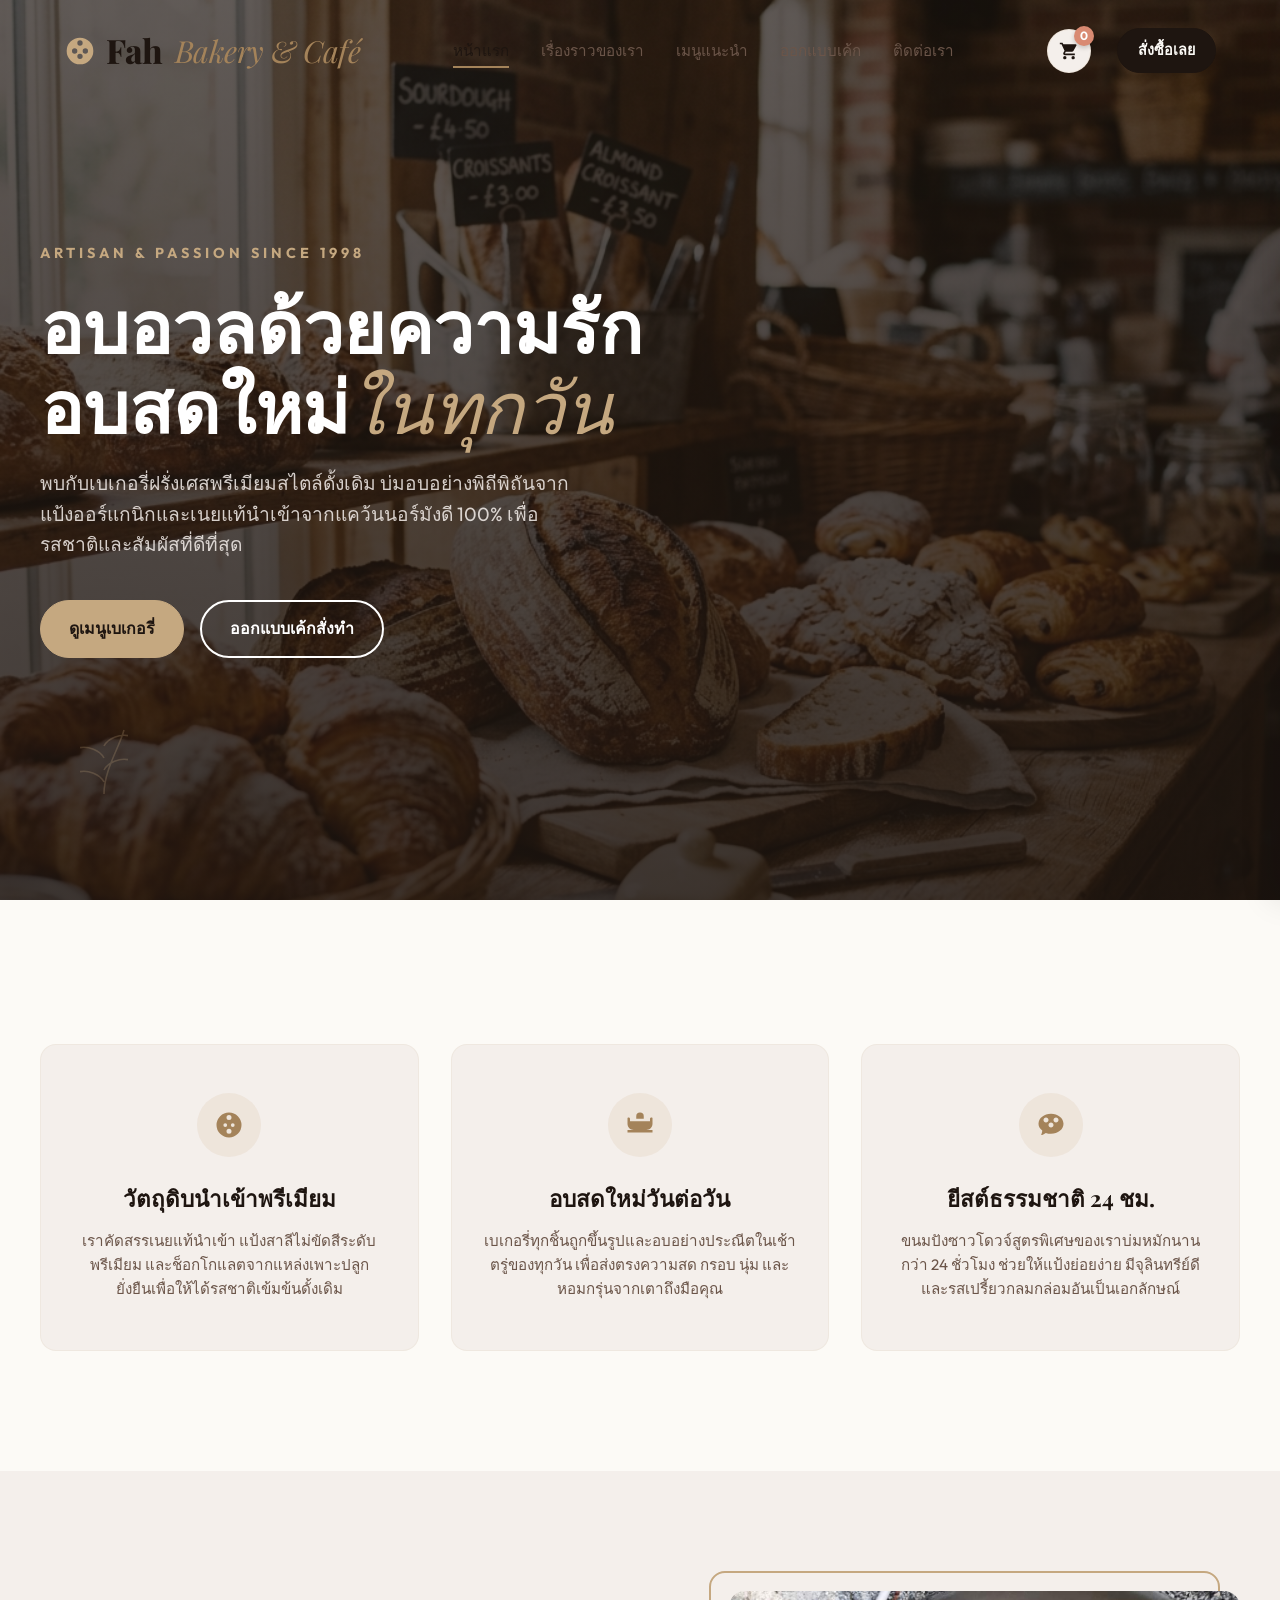
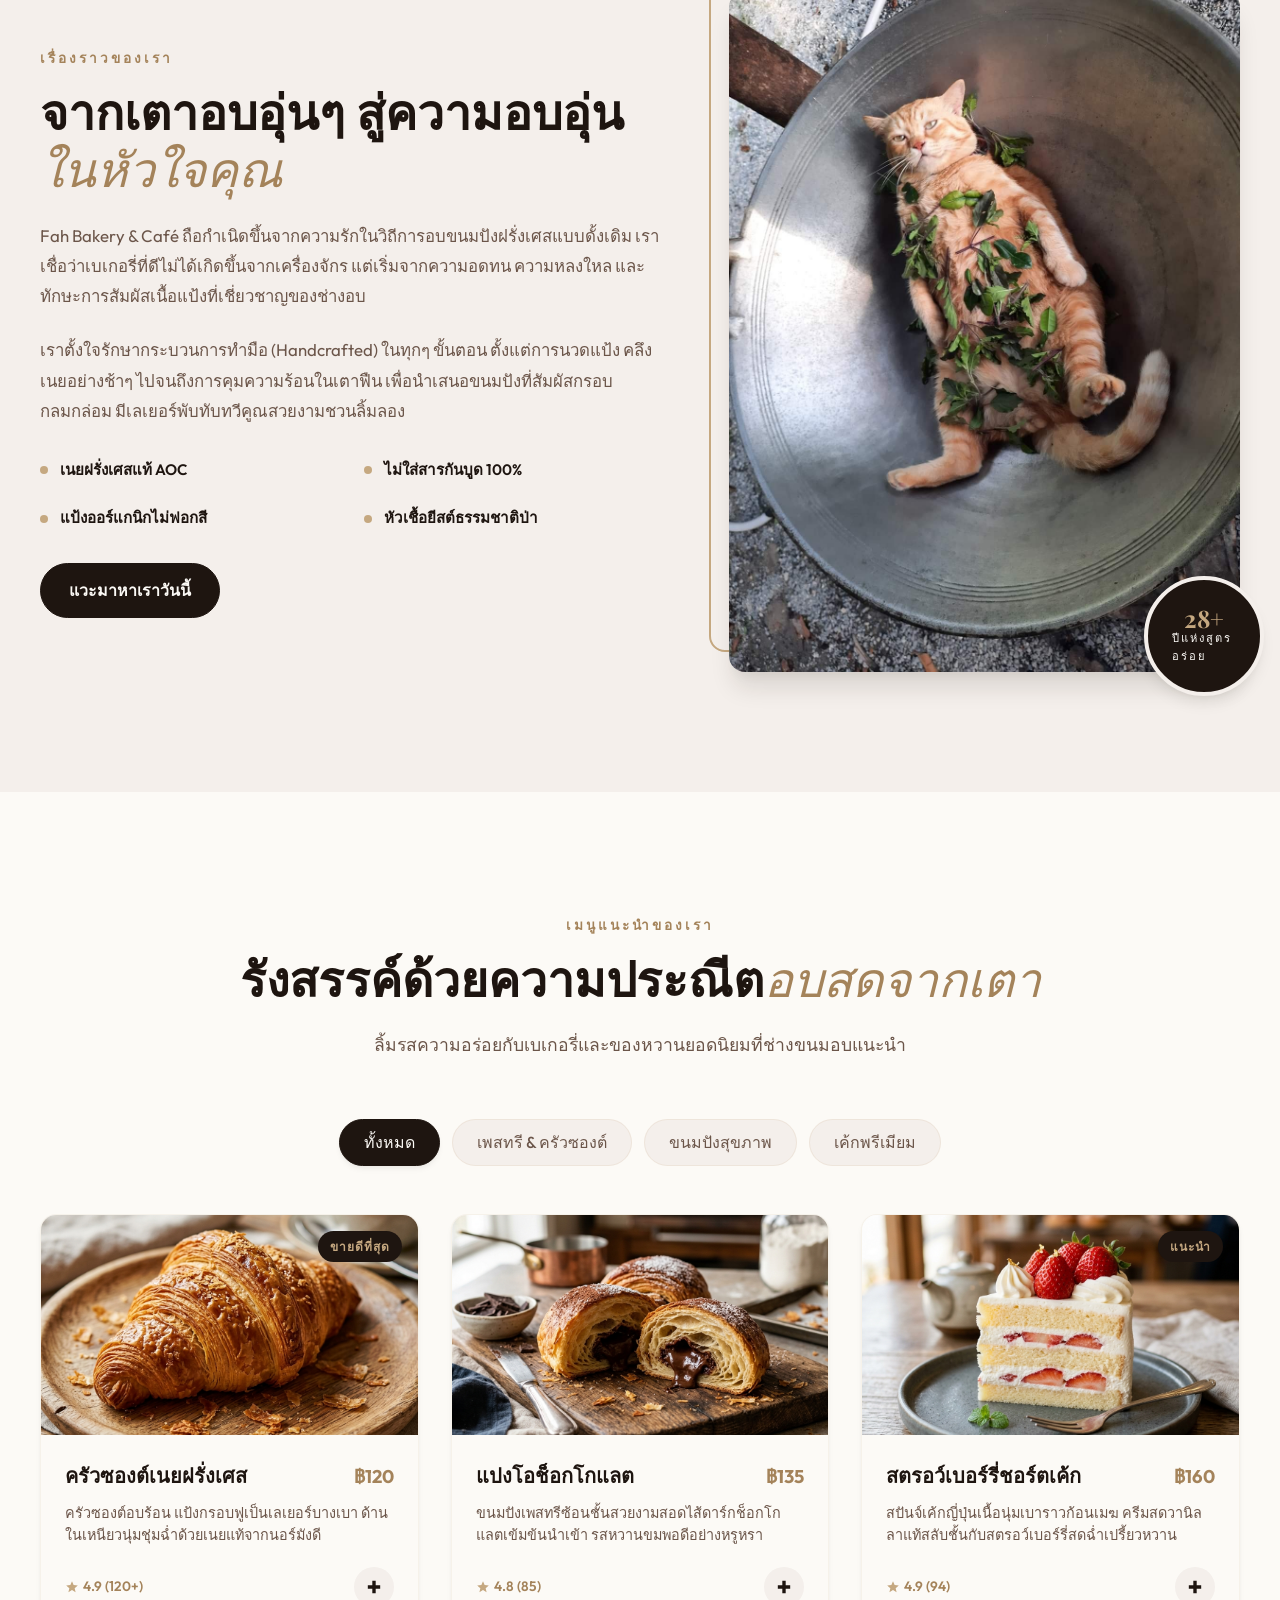
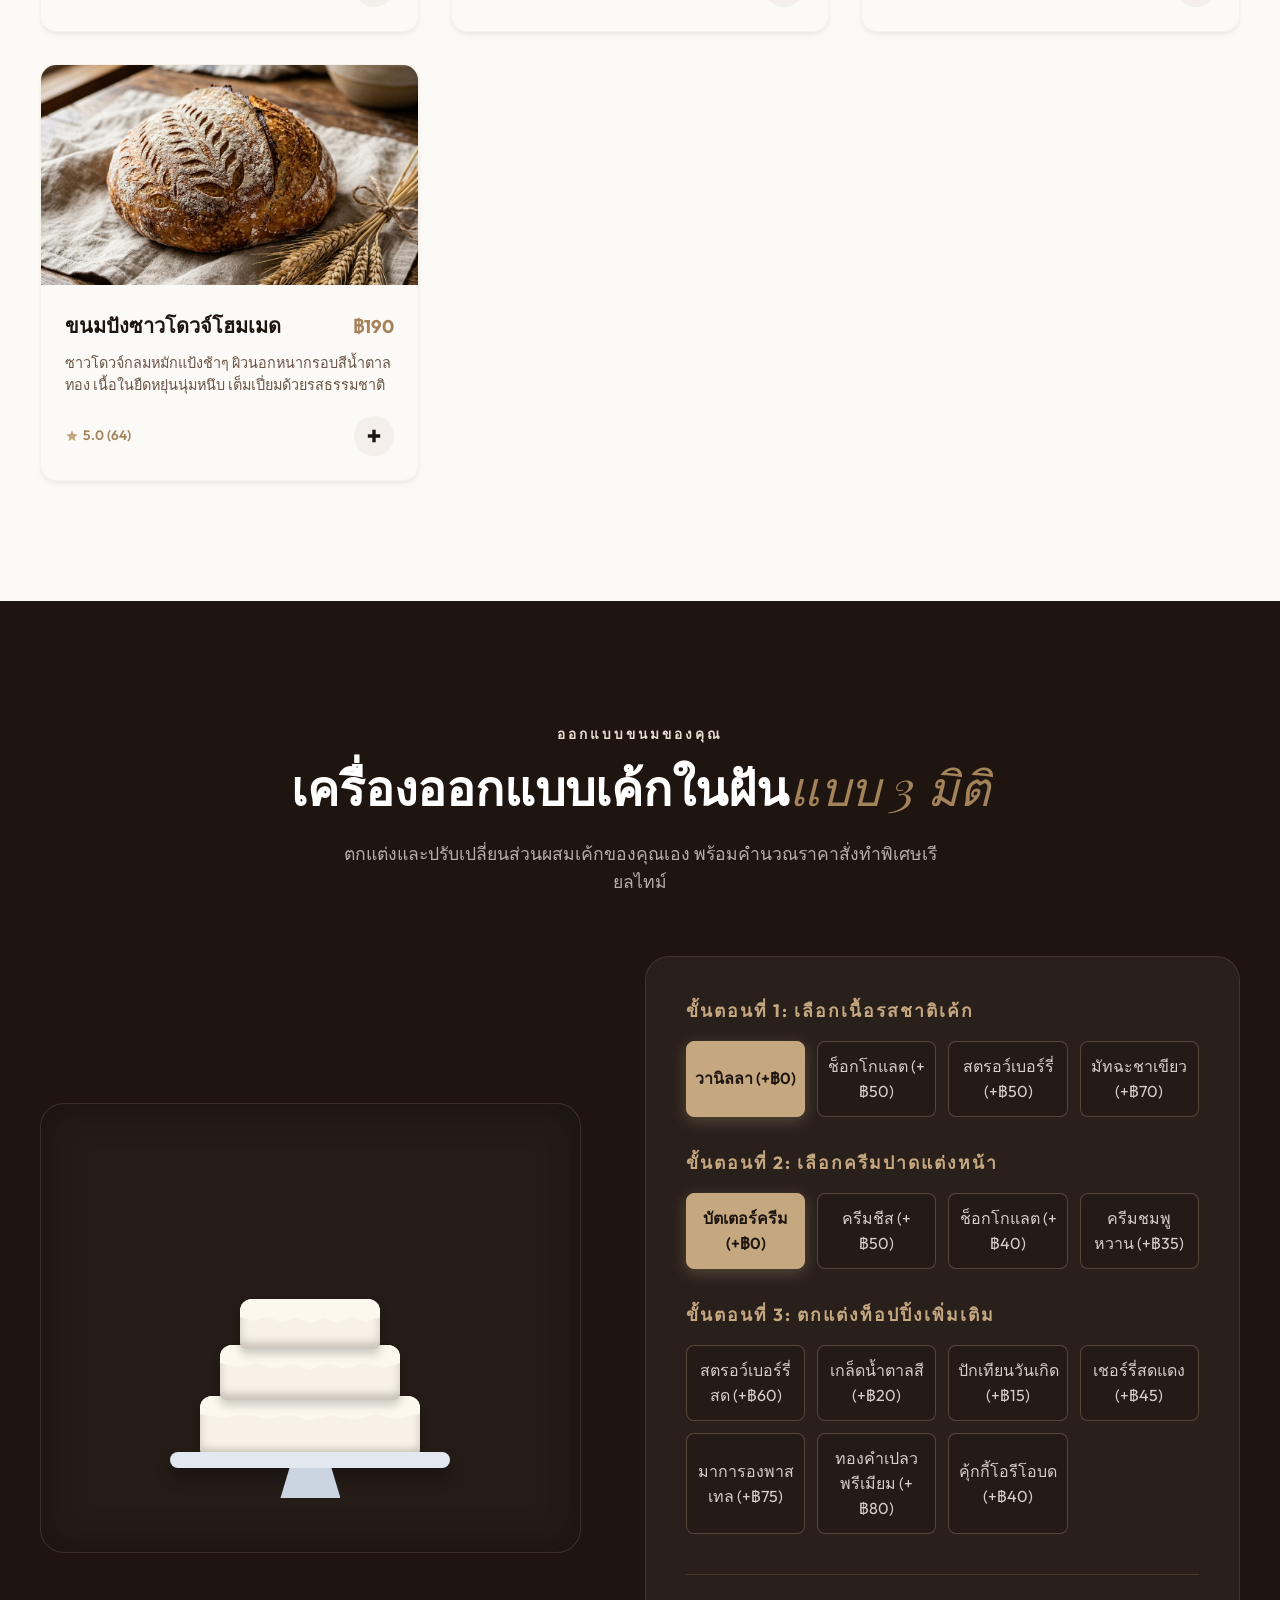
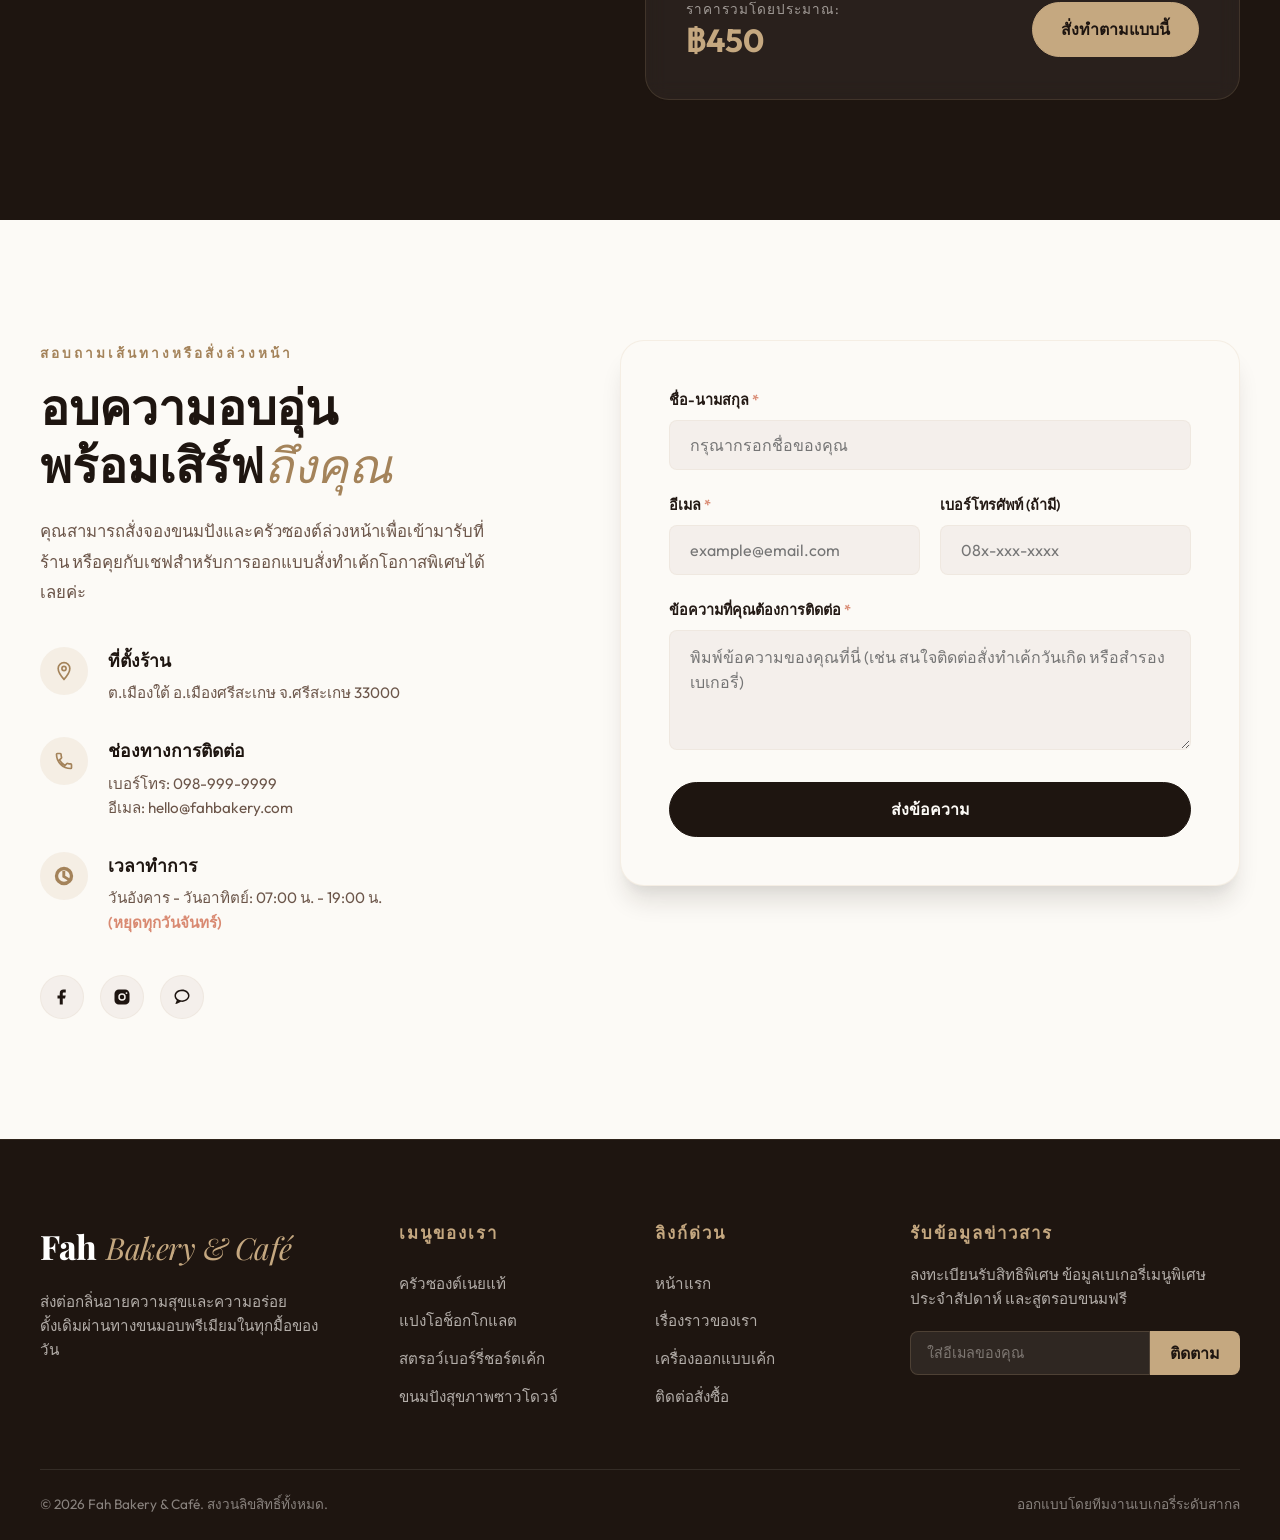
<file: index.html>
<!DOCTYPE html>
<html lang="th">

<head>
    <meta charset="UTF-8">
    <meta name="viewport" content="width=device-width, initial-scale=1.0">
    <title>Fah Bakery & Café | ร้านเบเกอรี่พรีเมียมสไตล์ฝรั่งเศส อบสดใหม่ทุกวัน</title>
    <meta name="description"
        content="สัมผัสรสชาติความอร่อยระดับพรีเมียมจากเบเกอรี่อบสดใหม่สไตล์ปารีเซียง ครัวซองต์เนยแท้ เค้กวันเกิดออกแบบเองได้ และขนมปังซาวโดวจ์ธรรมชาติที่ Fah Bakery & Café">
    <link rel="stylesheet" href="style.css">
</head>

<body>

    <!-- --- HEADER / NAV BAR --- -->
    <header>
        <div class="nav-container">
            <a href="#home" class="logo">
                <svg class="logo-icon" viewBox="0 0 24 24">
                    <path
                        d="M12,2A10,10 0 0,0 2,12A10,10 0 0,0 12,22A10,10 0 0,0 22,12A10,10 0 0,0 12,2M12,4A2,2 0 0,1 14,6A2,2 0 0,1 12,8A2,2 0 0,1 10,6A2,2 0 0,1 12,4M12,18A2,2 0 0,1 10,16A2,2 0 0,1 12,14A2,2 0 0,1 14,16A2,2 0 0,1 12,18M16,10A2,2 0 0,1 18,12A2,2 0 0,1 16,14A2,2 0 0,1 14,12A2,2 0 0,1 16,10M8,10A2,2 0 0,1 10,12A2,2 0 0,1 8,14A2,2 0 0,1 6,12A2,2 0 0,1 8,10Z" />
                </svg>
                Fah <span>Bakery & Café</span>
            </a>

            <ul class="nav-links" id="navLinks">
                <li><a href="#home" class="active">หน้าแรก</a></li>
                <li><a href="#story">เรื่องราวของเรา</a></li>
                <li><a href="#menu">เมนูแนะนํา</a></li>
                <li><a href="#customizer">ออกแบบเค้ก</a></li>
                <li><a href="#contact">ติดต่อเรา</a></li>
            </ul>

            <div class="nav-actions">
                <button class="cart-trigger" id="cartTrigger" aria-label="เปิดตะกร้าสินค้า" style="margin-right: 10px;">
                    <svg viewBox="0 0 24 24" style="width:20px; height:20px; fill:currentColor;">
                        <path
                            d="M17,18A2,2 0 0,1 19,20A2,2 0 0,1 17,22C15.89,22 15,21.1 15,20C15,18.89 15.89,18 17,18M1,2H4.27L5.21,4H20A1,1 0 0,1 21,5C21,5.17 20.95,5.34 20.88,5.5L17.3,11.97C16.96,12.58 16.3,13 15.55,13H8.1L7.2,14.63L7.17,14.75A0.25,0.25 0 0,0 7.42,15H19V17H7A2,2 0 0,1 5,15C5,14.65 5.09,14.32 5.24,14.04L6.6,11.59L3,4H1V2M7,18A2,2 0 0,1 9,20A2,2 0 0,1 7,22C5.89,22 5,21.1 5,20C5,18.89 5.89,18 7,18Z" />
                    </svg>
                    <span class="cart-badge" id="cartBadge">0</span>
                </button>
                <a href="#menu" class="btn btn-primary" style="padding: 10px 20px; font-size: 0.9rem;">สั่งซื้อเลย</a>
                <button class="menu-toggle" id="menuToggle" aria-label="Toggle Menu">
                    <span></span>
                    <span></span>
                    <span></span>
                </button>
            </div>
        </div>
    </header>

    <!-- --- HERO SECTION --- -->
    <section id="home" class="hero">
        <div class="hero-bg"></div>
        <div class="floating-element wheat-float-1">
            <svg viewBox="0 0 100 100" fill="none" stroke="rgba(197, 168, 128, 0.4)" stroke-width="2">
                <path
                    d="M50 90 C50 60 70 30 75 10 M50 75 C45 65 30 60 20 62 M50 60 C55 50 70 45 80 47 M50 45 C45 35 30 30 20 32 M50 30 C55 20 70 15 80 17" />
            </svg>
        </div>

        <div class="container">
            <div class="hero-content">
                <span class="hero-tagline">Artisan & Passion Since 1998</span>
                <h1 class="hero-title">อบอวลด้วยความรัก<br>อบสดใหม่<span>ในทุกวัน</span></h1>
                <p class="hero-desc">พบกับเบเกอรี่ฝรั่งเศสพรีเมียมสไตล์ดั้งเดิม
                    บ่มอบอย่างพิถีพิถันจากแป้งออร์แกนิกและเนยแท้นำเข้าจากแคว้นนอร์มังดี 100%
                    เพื่อรสชาติและสัมผัสที่ดีที่สุด</p>
                <div class="hero-ctas">
                    <a href="#menu" class="btn btn-accent">ดูเมนูเบเกอรี่</a>
                    <a href="#customizer" class="btn btn-secondary"
                        style="border-color: #FFF; color: #FFF;">ออกแบบเค้กสั่งทำ</a>
                </div>
            </div>
        </div>
    </section>

    <!-- --- VALUES / FEATURES SECTION --- -->
    <section class="section">
        <div class="container">
            <div class="values-grid reveal">
                <!-- Card 1 -->
                <div class="value-card">
                    <div class="value-icon-wrapper">
                        <svg class="value-icon" viewBox="0 0 24 24">
                            <path
                                d="M12,2A10,10 0 0,0 2,12A10,10 0 0,0 12,22A10,10 0 0,0 22,12A10,10 0 0,0 12,2M12,4A2,2 0 0,1 14,6A2,2 0 0,1 12,8A2,2 0 0,1 10,6A2,2 0 0,1 12,4M15,10.5A1.5,1.5 0 0,1 16.5,12A1.5,1.5 0 0,1 15,13.5A1.5,1.5 0 0,1 13.5,12A1.5,1.5 0 0,1 15,10.5M9,10.5A1.5,1.5 0 0,1 10.5,12A1.5,1.5 0 0,1 9,13.5A1.5,1.5 0 0,1 7.5,12A1.5,1.5 0 0,1 9,10.5M12,15A2,2 0 0,1 14,17A2,2 0 0,1 12,19A2,2 0 0,1 10,17A2,2 0 0,1 12,15Z" />
                        </svg>
                    </div>
                    <h3>วัตถุดิบนำเข้าพรีเมียม</h3>
                    <p>เราคัดสรรเนยแท้นำเข้า แป้งสาลีไม่ขัดสีระดับพรีเมียม
                        และช็อกโกแลตจากแหล่งเพาะปลูกยั่งยืนเพื่อให้ได้รสชาติเข้มข้นดั้งเดิม</p>
                </div>

                <!-- Card 2 -->
                <div class="value-card">
                    <div class="value-icon-wrapper">
                        <svg class="value-icon" viewBox="0 0 24 24">
                            <path
                                d="M2,16H22V18H2V16M21.5,6C21.78,6 22,6.22 22,6.5V11C22,13.76 19.76,16 17,16H7C4.24,16 2,13.76 2,11V6.5C2,6.22 2.22,6 2.5,6H3C3.5,6 4,6.5 4,7V9H20V7C20,6.5 20.5,6 21,6H21.5M12,2A3,3 0 0,1 15,5V7H9V5A3,3 0 0,1 12,2Z" />
                        </svg>
                    </div>
                    <h3>อบสดใหม่วันต่อวัน</h3>
                    <p>เบเกอรี่ทุกชิ้นถูกขึ้นรูปและอบอย่างประณีตในเช้าตรู่ของทุกวัน เพื่อส่งตรงความสด กรอบ นุ่ม
                        และหอมกรุ่นจากเตาถึงมือคุณ</p>
                </div>

                <!-- Card 3 -->
                <div class="value-card">
                    <div class="value-icon-wrapper">
                        <svg class="value-icon" viewBox="0 0 24 24">
                            <path
                                d="M12 3C6.5 3 2 6.5 2 11C2 13.1 3.1 15 5 16.3C5 17.5 4.3 19.4 4.1 20C4.9 20 6.7 19.1 7.8 18.3C9.1 18.7 10.5 19 12 19C17.5 19 22 15.5 22 11S17.5 3 12 3M12 14C10.9 14 10 13.1 10 12C10 10.9 10.9 10 12 10C13.1 10 14 10.9 14 12C14 13.1 13.1 14 12 14M16 10C14.9 10 14 9.1 14 8C14 6.9 14.9 6 16 6C17.1 6 18 6.9 18 8C18 9.1 17.1 10 16 10M8 10C6.9 10 6 9.1 6 8C6 6.9 6.9 6 8 6C9.1 6 10 6.9 10 8C10 9.1 9.1 10 8 10Z" />
                        </svg>
                    </div>
                    <h3>ยีสต์ธรรมชาติ 24 ชม.</h3>
                    <p>ขนมปังซาวโดวจ์สูตรพิเศษของเราบ่มหมักนานกว่า 24 ชั่วโมง ช่วยให้แป้งย่อยง่าย
                        มีจุลินทรีย์ดีและรสเปรี้ยวกลมกล่อมอันเป็นเอกลักษณ์</p>
                </div>
            </div>
        </div>
    </section>

    <!-- --- STORY / ABOUT SECTION --- -->
    <section id="story" class="section story">
        <div class="container">
            <div class="story-grid">
                <div class="story-content reveal">
                    <span class="section-tag">เรื่องราวของเรา</span>
                    <h2 class="section-title">จากเตาอบอุ่นๆ สู่ความอบอุ่น<span>ในหัวใจคุณ</span></h2>
                    <p class="story-text">Fah Bakery & Café ถือกำเนิดขึ้นจากความรักในวิถีการอบขนมปังฝรั่งเศสแบบดั้งเดิม
                        เราเชื่อว่าเบเกอรี่ที่ดีไม่ได้เกิดขึ้นจากเครื่องจักร แต่เริ่มจากความอดทน ความหลงใหล
                        และทักษะการสัมผัสเนื้อแป้งที่เชี่ยวชาญของช่างอบ</p>
                    <p class="story-text">เราตั้งใจรักษากระบวนการทำมือ (Handcrafted) ในทุกๆ ขั้นตอน ตั้งแต่การนวดแป้ง
                        คลึงเนยอย่างช้าๆ ไปจนถึงการคุมความร้อนในเตาฟืน เพื่อนำเสนอขนมปังที่สัมผัสกรอบกลมกล่อม
                        มีเลเยอร์พับทับทวีคูณสวยงามชวนลิ้มลอง</p>

                    <div class="story-highlights">
                        <div class="story-highlight-item">
                            <span></span>
                            <p>เนยฝรั่งเศสแท้ AOC</p>
                        </div>
                        <div class="story-highlight-item">
                            <span></span>
                            <p>ไม่ใส่สารกันบูด 100%</p>
                        </div>
                        <div class="story-highlight-item">
                            <span></span>
                            <p>แป้งออร์แกนิกไม่ฟอกสี</p>
                        </div>
                        <div class="story-highlight-item">
                            <span></span>
                            <p>หัวเชื้อยีสต์ธรรมชาติป่า</p>
                        </div>
                    </div>

                    <a href="#contact" class="btn btn-primary">แวะมาหาเราวันนี้</a>
                </div>

                <div class="story-image-wrapper reveal" style="transition-delay: 0.2s;">
                    <div class="story-image-bg"></div>
                    <img src="assets/lamut.jpg" alt="น้องละมุดแมวส้มพรีเมียม" class="story-image-main">
                    <div class="story-badge">
                        <span>28+</span>
                        <span>ปีแห่งสูตรอร่อย</span>
                    </div>
                </div>
            </div>
        </div>
    </section>

    <!-- --- MENU SECTION --- -->
    <section id="menu" class="section">
        <div class="container">
            <div class="text-center">
                <span class="section-tag">เมนูแนะนำของเรา</span>
                <h2 class="section-title">รังสรรค์ด้วยความประณีต<span>อบสดจากเตา</span></h2>
                <p class="section-subtitle">ลิ้มรสความอร่อยกับเบเกอรี่และของหวานยอดนิยมที่ช่างขนมอบแนะนํา</p>
            </div>

            <!-- Menu Filters -->
            <div class="menu-filters">
                <button class="filter-btn active" data-filter="all">ทั้งหมด</button>
                <button class="filter-btn" data-filter="pastry">เพสทรี & ครัวซองต์</button>
                <button class="filter-btn" data-filter="bread">ขนมปังสุขภาพ</button>
                <button class="filter-btn" data-filter="cake">เค้กพรีเมียม</button>
            </div>

            <!-- Menu Grid -->
            <div class="menu-grid reveal">
                <!-- Item 1 -->
                <div class="menu-card" data-category="pastry">
                    <div class="menu-card-img-wrapper">
                        <img src="assets/croissant.png" alt="ครัวซองต์เนยสดฝรั่งเศส">
                        <span class="menu-card-badge">ขายดีที่สุด</span>
                    </div>
                    <div class="menu-card-content">
                        <div class="menu-card-title-price">
                            <h3>ครัวซองต์เนยฝรั่งเศส</h3>
                            <span class="menu-card-price">฿120</span>
                        </div>
                        <p class="menu-card-desc">ครัวซองต์อบร้อน แป้งกรอบฟูเป็นเลเยอร์บางเบา
                            ด้านในเหนียวนุ่มชุ่มฉ่ำด้วยเนยแท้จากนอร์มังดี</p>
                        <div class="menu-card-action">
                            <div class="menu-rating">
                                <svg viewBox="0 0 24 24">
                                    <path
                                        d="M12,17.27L18.18,21L16.54,13.97L22,9.24L14.81,8.62L12,2L9.19,8.62L2,9.24L7.45,13.97L5.82,21L12,17.27Z" />
                                </svg>
                                <span>4.9 (120+)</span>
                            </div>
                            <div class="btn-add-cart" aria-label="เพิ่มครัวซองต์ลงในตะกร้า">
                                <svg viewBox="0 0 24 24">
                                    <path d="M19,13H13V19H11V13H5V11H11V5H13V11H19V13Z" />
                                </svg>
                            </div>
                        </div>
                    </div>
                </div>

                <!-- Item 2 -->
                <div class="menu-card" data-category="pastry">
                    <div class="menu-card-img-wrapper">
                        <img src="assets/chocolate.png" alt="ช็อกโกแลตแปงโอช็อกโกแลต">
                    </div>
                    <div class="menu-card-content">
                        <div class="menu-card-title-price">
                            <h3>แปงโอช็อกโกแลต</h3>
                            <span class="menu-card-price">฿135</span>
                        </div>
                        <p class="menu-card-desc">ขนมปังเพสทรีซ้อนชั้นสวยงามสอดไส้ดาร์กช็อกโกแลตเข้มข้นนำเข้า
                            รสหวานขมพอดีอย่างหรูหรา</p>
                        <div class="menu-card-action">
                            <div class="menu-rating">
                                <svg viewBox="0 0 24 24">
                                    <path
                                        d="M12,17.27L18.18,21L16.54,13.97L22,9.24L14.81,8.62L12,2L9.19,8.62L2,9.24L7.45,13.97L5.82,21L12,17.27Z" />
                                </svg>
                                <span>4.8 (85)</span>
                            </div>
                            <div class="btn-add-cart" aria-label="เพิ่มแปงโอช็อกโกแลตลงในตะกร้า">
                                <svg viewBox="0 0 24 24">
                                    <path d="M19,13H13V19H11V13H5V11H11V5H13V11H19V13Z" />
                                </svg>
                            </div>
                        </div>
                    </div>
                </div>

                <!-- Item 3 -->
                <div class="menu-card" data-category="cake">
                    <div class="menu-card-img-wrapper">
                        <img src="assets/strawberry.png" alt="สตรอว์เบอร์รี่ชอร์ตเค้ก">
                        <span class="menu-card-badge">แนะนำ</span>
                    </div>
                    <div class="menu-card-content">
                        <div class="menu-card-title-price">
                            <h3>สตรอว์เบอร์รี่ชอร์ตเค้ก</h3>
                            <span class="menu-card-price">฿160</span>
                        </div>
                        <p class="menu-card-desc">สปันจ์เค้กญี่ปุ่นเนื้อนุ่มเบาราวก้อนเมฆ
                            ครีมสดวานิลลาแท้สลับชั้นกับสตรอว์เบอร์รี่สดฉ่ำเปรี้ยวหวาน</p>
                        <div class="menu-card-action">
                            <div class="menu-rating">
                                <svg viewBox="0 0 24 24">
                                    <path
                                        d="M12,17.27L18.18,21L16.54,13.97L22,9.24L14.81,8.62L12,2L9.19,8.62L2,9.24L7.45,13.97L5.82,21L12,17.27Z" />
                                </svg>
                                <span>4.9 (94)</span>
                            </div>
                            <div class="btn-add-cart" aria-label="เพิ่มสตรอว์เบอร์รี่ชอร์ตเค้กลงในตะกร้า">
                                <svg viewBox="0 0 24 24">
                                    <path d="M19,13H13V19H11V13H5V11H11V5H13V11H19V13Z" />
                                </svg>
                            </div>
                        </div>
                    </div>
                </div>

                <!-- Item 4 -->
                <div class="menu-card" data-category="bread">
                    <div class="menu-card-img-wrapper">
                        <img src="assets/sourdough.png" alt="ขนมปังซาวโดวจ์ยีสต์ธรรมชาติ">
                    </div>
                    <div class="menu-card-content">
                        <div class="menu-card-title-price">
                            <h3>ขนมปังซาวโดวจ์โฮมเมด</h3>
                            <span class="menu-card-price">฿190</span>
                        </div>
                        <p class="menu-card-desc">ซาวโดวจ์กลมหมักแป้งช้าๆ ผิวนอกหนากรอบสีน้ำตาลทอง
                            เนื้อในยืดหยุ่นนุ่มหนึบ เต็มเปี่ยมด้วยรสธรรมชาติ</p>
                        <div class="menu-card-action">
                            <div class="menu-rating">
                                <svg viewBox="0 0 24 24">
                                    <path
                                        d="M12,17.27L18.18,21L16.54,13.97L22,9.24L14.81,8.62L12,2L9.19,8.62L2,9.24L7.45,13.97L5.82,21L12,17.27Z" />
                                </svg>
                                <span>5.0 (64)</span>
                            </div>
                            <div class="btn-add-cart" aria-label="เพิ่มซาวโดวจ์ลงในตะกร้า">
                                <svg viewBox="0 0 24 24">
                                    <path d="M19,13H13V19H11V13H5V11H11V5H13V11H19V13Z" />
                                </svg>
                            </div>
                        </div>
                    </div>
                </div>
            </div>
        </div>
    </section>

    <!-- --- DREAM CAKE CUSTOMIZER SECTION --- -->
    <section id="customizer" class="section customizer">
        <div class="container">
            <div class="text-center">
                <span class="section-tag" style="color: var(--accent-light);">ออกแบบขนมของคุณ</span>
                <h2 class="section-title">เครื่องออกแบบเค้กในฝัน<span>แบบ 3 มิติ</span></h2>
                <p class="section-subtitle">ตกแต่งและปรับเปลี่ยนส่วนผสมเค้กของคุณเอง พร้อมคำนวณราคาสั่งทำพิเศษเรียลไทม์
                </p>
            </div>

            <div class="customizer-grid reveal">
                <!-- Visual Cake Container -->
                <div class="cake-visualizer-container">
                    <div class="cake-visualizer">

                        <!-- Cake layers from top to bottom -->
                        <div class="cake-layer cake-layer-top flavor-vanilla">
                            <div class="cake-cream cream-butter"></div>

                            <!-- Toppings layer (Candles, Strawberries, Sprinkles) -->
                            <div class="cake-toppings">
                                <div class="topping-strawberry"></div>

                                <div class="topping-sprinkle sprinkle-1"></div>
                                <div class="topping-sprinkle sprinkle-2"></div>
                                <div class="topping-sprinkle sprinkle-3"></div>
                                <div class="topping-sprinkle sprinkle-4"></div>

                                <div class="candle">
                                    <div class="candle-flame"></div>
                                </div>

                                <!-- New Toppings -->
                                <div class="topping-cherry"></div>

                                <div class="topping-macaron macaron-1"></div>
                                <div class="topping-macaron macaron-2"></div>

                                <div class="topping-gold gold-1"></div>
                                <div class="topping-gold gold-2"></div>
                                <div class="topping-gold gold-3"></div>

                                <div class="topping-oreo oreo-1"></div>
                                <div class="topping-oreo oreo-2"></div>
                            </div>
                        </div>
                        <div class="cake-layer cake-layer-middle flavor-vanilla">
                            <div class="cake-cream cream-butter"></div>
                        </div>
                        <div class="cake-layer flavor-vanilla">
                            <div class="cake-cream cream-butter"></div>
                        </div>

                        <!-- Cake base stand -->
                        <div class="cake-stand"></div>
                    </div>
                </div>

                <!-- Customizer Options Controls -->
                <div class="customizer-options">

                    <!-- Step 1: Base flavor -->
                    <div class="custom-step">
                        <h3>ขั้นตอนที่ 1: เลือกเนื้อรสชาติเค้ก</h3>
                        <div class="option-group">
                            <button class="option-btn active" data-step="flavor" data-value="vanilla">วานิลลา
                                (+฿0)</button>
                            <button class="option-btn" data-step="flavor" data-value="chocolate">ช็อกโกแลต
                                (+฿50)</button>
                            <button class="option-btn" data-step="flavor" data-value="strawberry">สตรอว์เบอร์รี่
                                (+฿50)</button>
                            <button class="option-btn" data-step="flavor" data-value="matcha">มัทฉะชาเขียว
                                (+฿70)</button>
                        </div>
                    </div>

                    <!-- Step 2: Icing Cream -->
                    <div class="custom-step">
                        <h3>ขั้นตอนที่ 2: เลือกครีมปาดแต่งหน้า</h3>
                        <div class="option-group">
                            <button class="option-btn active" data-step="cream" data-value="butter">บัตเตอร์ครีม
                                (+฿0)</button>
                            <button class="option-btn" data-step="cream" data-value="cheese">ครีมชีส (+฿50)</button>
                            <button class="option-btn" data-step="cream" data-value="chocolate">ช็อกโกแลต
                                (+฿40)</button>
                            <button class="option-btn" data-step="cream" data-value="strawberry">ครีมชมพูหวาน
                                (+฿35)</button>
                        </div>
                    </div>

                    <!-- Step 3: Toppings toggle -->
                    <div class="custom-step">
                        <h3>ขั้นตอนที่ 3: ตกแต่งท็อปปิ้งเพิ่มเติม</h3>
                        <div class="option-group">
                            <button class="option-btn" data-step="topping" data-value="strawberry">สตรอว์เบอร์รี่สด
                                (+฿60)</button>
                            <button class="option-btn" data-step="topping" data-value="sprinkle">เกล็ดนํ้าตาลสี
                                (+฿20)</button>
                            <button class="option-btn" data-step="topping" data-value="candle">ปักเทียนวันเกิด
                                (+฿15)</button>
                            <button class="option-btn" data-step="topping" data-value="cherry">เชอร์รี่สดแดง
                                (+฿45)</button>
                            <button class="option-btn" data-step="topping" data-value="macaron">มาการองพาสเทล
                                (+฿75)</button>
                            <button class="option-btn" data-step="topping" data-value="gold">ทองคำเปลวพรีเมียม
                                (+฿80)</button>
                            <button class="option-btn" data-step="topping" data-value="oreo">คุ้กกี้โอรีโอบด
                                (+฿40)</button>
                        </div>
                    </div>

                    <!-- Price Summary and CTA -->
                    <div class="custom-summary">
                        <div class="custom-price-info">
                            <span>ราคารวมโดยประมาณ:</span>
                            <div class="custom-total-price" id="customTotalPrice">฿450</div>
                        </div>
                        <button class="btn btn-accent" id="orderCustomCake">สั่งทำตามแบบนี้</button>
                    </div>

                </div>
            </div>
        </div>
    </section>


    <!-- --- CONTACT SECTION --- -->
    <section id="contact" class="section">
        <div class="container">
            <div class="contact-grid">
                <!-- Info Column -->
                <div class="contact-info reveal">
                    <div>
                        <span class="section-tag">สอบถามเส้นทางหรือสั่งล่วงหน้า</span>
                        <h2 class="section-title">อบความอบอุ่น<br>พร้อมเสิร์ฟ<span>ถึงคุณ</span></h2>
                        <p class="story-text" style="max-width: 450px; margin-bottom: 40px;">
                            คุณสามารถสั่งจองขนมปังและครัวซองต์ล่วงหน้าเพื่อเข้ามารับที่ร้าน
                            หรือคุยกับเชฟสำหรับการออกแบบสั่งทำเค้กโอกาสพิเศษได้เลยค่ะ</p>
                    </div>

                    <div class="contact-details">
                        <!-- Address -->
                        <div class="contact-detail-item">
                            <div class="contact-icon-box">
                                <svg viewBox="0 0 24 24">
                                    <path
                                        d="M12,11.5A2.5,2.5 0 0,1 9.5,9A2.5,2.5 0 0,1 12,6.5A2.5,2.5 0 0,1 14.5,9A2.5,2.5 0 0,1 12,11.5M12,2A7,7 0 0,0 5,9C5,14.25 12,22 12,22C12,22 19,14.25 19,9A7,7 0 0,0 12,2Z" />
                                </svg>
                            </div>
                            <div class="contact-detail-text">
                                <h3>ที่ตั้งร้าน</h3>
                                <p>ต.เมืองใต้ อ.เมืองศรีสะเกษ จ.ศรีสะเกษ 33000</p>
                            </div>
                        </div>

                        <!-- Tel & Email -->
                        <div class="contact-detail-item">
                            <div class="contact-icon-box">
                                <svg viewBox="0 0 24 24">
                                    <path
                                        d="M6.62,10.79C8.06,13.62 10.38,15.94 13.21,17.38L15.41,15.18C15.69,14.9 16.08,14.82 16.43,14.93C17.55,15.3 18.75,15.5 20,15.5A1,1 0 0,1 21,16.5V20A1,1 0 0,1 20,21A17,17 0 0,1 3,4A1,1 0 0,1 4,3H7.5A1,1 0 0,1 8.5,4C8.5,5.25 8.7,6.45 9.07,7.57C9.18,7.92 9.1,8.31 8.82,8.59L6.62,10.79Z" />
                                </svg>
                            </div>
                            <div class="contact-detail-text">
                                <h3>ช่องทางการติดต่อ</h3>
                                <p>เบอร์โทร: 098-999-9999<br>อีเมล: hello@fahbakery.com</p>
                            </div>
                        </div>

                        <!-- Opening Hours -->
                        <div class="contact-detail-item">
                            <div class="contact-icon-box">
                                <svg viewBox="0 0 24 24">
                                    <path
                                        d="M12,20A8,8 0 0,0 20,12A8,8 0 0,0 12,4A8,8 0 0,0 4,12A8,8 0 0,0 12,20M12,2A10,10 0 0,1 22,12A10,10 0 0,1 12,22A10,10 0 0,1 2,12A10,10 0 0,1 12,2M12.5,7V12.25L17,14.92L16.25,16.15L11,13V7H12.5Z" />
                                </svg>
                            </div>
                            <div class="contact-detail-text">
                                <h3>เวลาทำการ</h3>
                                <p>วันอังคาร - วันอาทิตย์: 07:00 น. - 19:00 น.<br><span
                                        style="color: var(--highlight); font-weight: 600;">(หยุดทุกวันจันทร์)</span></p>
                            </div>
                        </div>
                    </div>

                    <!-- Socials -->
                    <div class="social-links">
                        <a href="#" class="social-btn" aria-label="Facebook Page Link">
                            <svg viewBox="0 0 24 24">
                                <path
                                    d="M17,2H14A5,5 0 0,0 9,7V10H6V14H9V22H13V14H16L17,10H13V7A1,1 0 0,1 14,6H17V2Z" />
                            </svg>
                        </a>
                        <a href="#" class="social-btn" aria-label="Instagram Page Link">
                            <svg viewBox="0 0 24 24">
                                <path
                                    d="M7.8,2H16.2C19.4,2 22,4.6 22,7.8V16.2A5.8,5.8 0 0,1 16.2,22H7.8C4.6,22 2,19.4 2,16.2V7.8A5.8,5.8 0 0,1 7.8,2M12,7A5,5 0 0,0 7,12A5,5 0 0,0 12,17A5,5 0 0,0 17,12A5,5 0 0,0 12,7M12,9A3,3 0 0,1 15,12A3,3 0 0,1 12,15A3,3 0 0,1 9,12A3,3 0 0,1 12,9M18,5.5A1.25,1.25 0 1,0 18,8A1.25,1.25 0 0,0 18,5.5Z" />
                            </svg>
                        </a>
                        <a href="#" class="social-btn" aria-label="Line Account Link">
                            <svg viewBox="0 0 24 24">
                                <path
                                    d="M12,2C6.48,2 2,5.77 2,10.42C2,12.72 3.12,14.77 4.96,16.2C4.38,18.3 3.32,20.5 3.3,20.55A0.5,0.5 0 0,0 3.8,21.2C6.88,20.78 9.38,19 10.35,18.42C10.9,18.52 11.45,18.57 12,18.57C17.52,18.57 22,14.8 22,10.15C22,5.5 17.52,2 12,2M12,16.57C7.58,16.57 4,13.8 4,10.42C4,7.05 7.58,4.28 12,4.28C16.42,4.28 20,7.05 20,10.42C20,13.8 16.42,16.57 12,16.57Z" />
                            </svg>
                        </a>
                    </div>
                </div>

                <!-- Form Column -->
                <div class="reveal" style="transition-delay: 0.2s;">
                    <div class="contact-form-wrapper">
                        <div id="formMessage" class="form-message"></div>

                        <form id="contactForm">
                            <div class="form-group">
                                <label for="contactName" class="form-label">ชื่อ-นามสกุล <span
                                        style="color: var(--highlight);">*</span></label>
                                <input type="text" id="contactName" class="form-input" placeholder="กรุณากรอกชื่อของคุณ"
                                    required>
                            </div>

                            <div class="form-group-row">
                                <div class="form-group">
                                    <label for="contactEmail" class="form-label">อีเมล <span
                                            style="color: var(--highlight);">*</span></label>
                                    <input type="email" id="contactEmail" class="form-input"
                                        placeholder="example@email.com" required>
                                </div>
                                <div class="form-group">
                                    <label for="contactTel" class="form-label">เบอร์โทรศัพท์ (ถ้ามี)</label>
                                    <input type="tel" id="contactTel" class="form-input" placeholder="08x-xxx-xxxx">
                                </div>
                            </div>

                            <div class="form-group">
                                <label for="contactMsg" class="form-label">ข้อความที่คุณต้องการติดต่อ <span
                                        style="color: var(--highlight);">*</span></label>
                                <textarea id="contactMsg" class="form-textarea"
                                    placeholder="พิมพ์ข้อความของคุณที่นี่ (เช่น สนใจติดต่อสั่งทำเค้กวันเกิด หรือสำรองเบเกอรี่)"
                                    required></textarea>
                            </div>

                            <button type="submit" class="btn btn-primary form-submit-btn">ส่งข้อความ</button>
                        </form>
                    </div>
                </div>
            </div>
        </div>
    </section>

    <!-- --- FOOTER --- -->
    <footer>
        <div class="container">
            <div class="footer-grid">
                <!-- Col 1 -->
                <div class="footer-brand">
                    <h3>Fah <span>Bakery & Café</span></h3>
                    <p>ส่งต่อกลิ่นอายความสุขและความอร่อยดั้งเดิมผ่านทางขนมอบพรีเมียมในทุกมื้อของวัน</p>
                </div>

                <!-- Col 2 -->
                <div class="footer-col">
                    <h4>เมนูของเรา</h4>
                    <ul class="footer-links">
                        <li><a href="#menu">ครัวซองต์เนยแท้</a></li>
                        <li><a href="#menu">แปงโอช็อกโกแลต</a></li>
                        <li><a href="#menu">สตรอว์เบอร์รี่ชอร์ตเค้ก</a></li>
                        <li><a href="#menu">ขนมปังสุขภาพซาวโดวจ์</a></li>
                    </ul>
                </div>

                <!-- Col 3 -->
                <div class="footer-col">
                    <h4>ลิงก์ด่วน</h4>
                    <ul class="footer-links">
                        <li><a href="#home">หน้าแรก</a></li>
                        <li><a href="#story">เรื่องราวของเรา</a></li>
                        <li><a href="#customizer">เครื่องออกแบบเค้ก</a></li>
                        <li><a href="#contact">ติดต่อสั่งซื้อ</a></li>
                    </ul>
                </div>

                <!-- Col 4 -->
                <div class="footer-col">
                    <div class="footer-newsletter">
                        <h4>รับข้อมูลข่าวสาร</h4>
                        <p>ลงทะเบียนรับสิทธิพิเศษ ข้อมูลเบเกอรี่เมนูพิเศษประจำสัปดาห์ และสูตรอบขนมฟรี</p>
                        <form class="newsletter-form"
                            onsubmit="event.preventDefault(); alert('ขอบคุณสำหรับการติดตามจดหมายข่าวของเรา!'); this.reset();">
                            <input type="email" class="newsletter-input" placeholder="ใส่อีเมลของคุณ" required
                                aria-label="กรอกอีเมลรับข่าวสาร">
                            <button type="submit" class="newsletter-btn">ติดตาม</button>
                        </form>
                    </div>
                </div>
            </div>

            <div class="footer-bottom">
                <p>&copy; 2026 Fah Bakery & Café. สงวนลิขสิทธิ์ทั้งหมด.</p>
                <p>ออกแบบโดยทีมงานเบเกอรี่ระดับสากล</p>
            </div>
        </div>
    </footer>

    <!-- --- SHOPPING CART DRAWER --- -->
    <div class="cart-drawer-overlay" id="cartOverlay"></div>
    <div class="cart-drawer" id="cartDrawer">
        <div class="cart-header">
            <h2>ตะกร้าสินค้าของคุณ</h2>
            <button class="cart-close" id="cartClose" aria-label="Close Cart">&times;</button>
        </div>

        <div class="cart-items" id="cartItemsContainer">
            <div class="cart-empty-state">
                <svg viewBox="0 0 24 24">
                    <path d="M19,13H13V19H11V13H5V11H11V5H13V11H19V13Z" />
                </svg>
                <p>ยังไม่มีสินค้าในตะกร้า</p>
            </div>
        </div>

        <div class="cart-footer">
            <div class="cart-subtotal">
                <span>ราคารวมทั้งหมด:</span>
                <span id="cartSubtotal">฿0</span>
            </div>
            <button class="btn btn-accent cart-checkout-btn" id="cartCheckoutBtn">สั่งซื้อสินค้า</button>
        </div>
    </div>

    <!-- --- CHECKOUT MODAL --- -->
    <div class="checkout-modal-overlay" id="checkoutOverlay"></div>
    <div class="checkout-modal" id="checkoutModal">
        <button class="checkout-close" id="checkoutClose">&times;</button>
        <h2>กรอกรายละเอียดการสั่งซื้อ</h2>

        <form id="checkoutForm">
            <div class="checkout-summary-box">
                <h3>สรุปรายการสั่งซื้อ</h3>
                <ul id="checkoutSummaryList">
                    <!-- Summaries -->
                </ul>
                <div class="checkout-summary-total">
                    <span>ยอดชำระเงินทั้งหมด:</span>
                    <span id="checkoutSummaryTotal">฿0</span>
                </div>
            </div>

            <div class="form-group">
                <label for="checkoutName" class="form-label">ชื่อผู้รับสินค้า <span
                        style="color: var(--highlight);">*</span></label>
                <input type="text" id="checkoutName" class="form-input" placeholder="ระบุชื่อของคุณ" required>
            </div>

            <div class="form-group">
                <label for="checkoutTel" class="form-label">เบอร์โทรศัพท์ <span
                        style="color: var(--highlight);">*</span></label>
                <input type="tel" id="checkoutTel" class="form-input" placeholder="08x-xxx-xxxx" required>
            </div>

            <div class="form-group-row">
                <div class="form-group">
                    <label for="checkoutDate" class="form-label">วันที่รับสินค้า <span
                            style="color: var(--highlight);">*</span></label>
                    <input type="date" id="checkoutDate" class="form-input" required>
                </div>
                <div class="form-group">
                    <label for="checkoutTime" class="form-label">เวลารับสินค้า <span
                            style="color: var(--highlight);">*</span></label>
                    <input type="time" id="checkoutTime" class="form-input" required>
                </div>
            </div>

            <div class="form-group">
                <label for="checkoutPayment" class="form-label">วิธีชำระเงิน <span
                        style="color: var(--highlight);">*</span></label>
                <select id="checkoutPayment" class="form-input" required style="width:100%; height:auto;">
                    <option value="transfer">โอนเงินเข้าบัญชีธนาคาร (ทางร้านจะส่งคิวอาร์โค้ดผ่าน SMS)</option>
                    <option value="cash">ชำระเงินสดที่หน้าร้านเมื่อรับสินค้า</option>
                </select>
            </div>

            <button type="submit" class="btn btn-primary form-submit-btn"
                style="margin-top: 10px;">ยืนยันคำสั่งซื้อ</button>
        </form>

        <!-- Success state screen inside modal -->
        <div class="checkout-success-state" id="checkoutSuccessState">
            <div class="success-checkmark">
                <div class="check-icon">
                    <span class="icon-line line-tip"></span>
                    <span class="icon-line line-long"></span>
                    <div class="icon-circle"></div>
                    <div class="icon-fix"></div>
                </div>
            </div>
            <h3>สั่งซื้อสินค้าเสร็จสิ้น!</h3>
            <p>รหัสคำสั่งซื้อของคุณคือ <span id="checkoutOrderNumber"
                    style="font-weight:700; color:var(--accent-dark);">#FH-0000</span></p>
            <p style="font-size:0.9rem; color:var(--text-secondary); margin-top:8px;">
                ทางร้านได้รับการสั่งซื้อของท่านแล้ว เจ้าหน้าที่จะจัดส่งข้อมูลสรุปและช่องทางชำระเงินทาง SMS ภายใน 5 นาที
                ขอบคุณค่ะ</p>
            <button type="button" class="btn btn-primary" id="checkoutSuccessCloseBtn"
                style="margin-top:24px; width:100%;">กลับสู่หน้าหลัก</button>
        </div>
    </div>

    <script src="script.js"></script>
</body>

</html>
</file>
<file: style.css>
@import url('https://fonts.googleapis.com/css2?family=Inter:wght@300;400;500;600;700&family=Playfair+Display:ital,wght@0,400;0,500;0,600;0,700;1,400&family=Outfit:wght@300;400;500;600;700;800&display=swap');

/* --- DESIGN SYSTEM & TOKENS --- */
:root {
  --bg-primary: #FCFAF6;
  --bg-secondary: #F4EFEB;
  --bg-dark: #1E1510;
  --bg-dark-rgb: 30, 21, 16;
  
  --text-primary: #231914;
  --text-secondary: #6B5549;
  --text-light: #F4EFEB;
  
  --accent: #C5A880;
  --accent-rgb: 197, 168, 128;
  --accent-dark: #A4835A;
  --accent-light: #E8DFD3;
  --highlight: #D98A72;
  --highlight-rgb: 217, 138, 114;
  
  --font-heading: 'Playfair Display', serif;
  --font-body: 'Outfit', sans-serif;
  
  --shadow-sm: 0 4px 6px -1px rgba(0, 0, 0, 0.05), 0 2px 4px -1px rgba(0, 0, 0, 0.03);
  --shadow-md: 0 10px 15px -3px rgba(30, 21, 16, 0.08), 0 4px 6px -2px rgba(30, 21, 16, 0.04);
  --shadow-lg: 0 20px 25px -5px rgba(30, 21, 16, 0.12), 0 10px 10px -5px rgba(30, 21, 16, 0.04);
  --shadow-glow: 0 0 25px rgba(197, 168, 128, 0.3);
  
  --transition-smooth: all 0.4s cubic-bezier(0.16, 1, 0.3, 1);
  --transition-bounce: all 0.5s cubic-bezier(0.34, 1.56, 0.64, 1);
  
  --border-radius-sm: 8px;
  --border-radius-md: 16px;
  --border-radius-lg: 24px;
}

/* --- RESET & GLOBAL STYLES --- */
*, *::before, *::after {
  box-sizing: border-box;
  margin: 0;
  padding: 0;
}

html {
  scroll-behavior: smooth;
  font-size: 16px;
}

body {
  font-family: var(--font-body);
  background-color: var(--bg-primary);
  color: var(--text-primary);
  line-height: 1.6;
  overflow-x: hidden;
  -webkit-font-smoothing: antialiased;
}

h1, h2, h3, h4, h5, h6 {
  font-family: var(--font-heading);
  font-weight: 700;
  color: var(--bg-dark);
}

a {
  text-decoration: none;
  color: inherit;
  transition: var(--transition-smooth);
}

img {
  max-width: 100%;
  height: auto;
  display: block;
}

input, button, select, textarea {
  font-family: inherit;
  font-size: inherit;
  border: none;
  outline: none;
}

/* Custom Scrollbar */
::-webkit-scrollbar {
  width: 10px;
}

::-webkit-scrollbar-track {
  background: var(--bg-secondary);
}

::-webkit-scrollbar-thumb {
  background: var(--accent);
  border-radius: var(--border-radius-sm);
  border: 2px solid var(--bg-secondary);
}

::-webkit-scrollbar-thumb:hover {
  background: var(--accent-dark);
}

/* Selection color */
::selection {
  background-color: var(--accent-light);
  color: var(--bg-dark);
}

/* --- REUSABLE UTILITIES --- */
.section {
  padding: 120px 24px;
  position: relative;
}

.container {
  max-width: 1200px;
  margin: 0 auto;
  width: 100%;
}

.text-center {
  text-align: center;
}

.section-tag {
  font-family: var(--font-body);
  text-transform: uppercase;
  letter-spacing: 3px;
  font-size: 0.85rem;
  color: var(--accent-dark);
  font-weight: 700;
  margin-bottom: 12px;
  display: inline-block;
}

.section-title {
  font-size: 3rem;
  margin-bottom: 24px;
  position: relative;
  font-weight: 700;
  line-height: 1.2;
}

@media (max-width: 768px) {
  .section-title {
    font-size: 2.2rem;
  }
  .section {
    padding: 80px 16px;
  }
}

.section-title span {
  font-style: italic;
  font-weight: 400;
  color: var(--accent-dark);
}

.section-subtitle {
  color: var(--text-secondary);
  max-width: 600px;
  margin: 0 auto 60px;
  font-size: 1.1rem;
}

/* Buttons */
.btn {
  display: inline-flex;
  align-items: center;
  justify-content: center;
  padding: 14px 28px;
  border-radius: 50px;
  font-weight: 600;
  cursor: pointer;
  transition: var(--transition-bounce);
  position: relative;
  overflow: hidden;
  z-index: 1;
}

.btn-primary {
  background-color: var(--bg-dark);
  color: var(--bg-primary);
  border: 1px solid var(--bg-dark);
}

.btn-primary:hover {
  transform: translateY(-3px);
  box-shadow: 0 10px 20px rgba(30, 21, 16, 0.15);
  background-color: var(--accent-dark);
  border-color: var(--accent-dark);
}

.btn-secondary {
  background-color: transparent;
  color: var(--bg-dark);
  border: 2px solid var(--bg-dark);
}

.btn-secondary:hover {
  transform: translateY(-3px);
  background-color: var(--bg-dark);
  color: var(--bg-primary);
  box-shadow: 0 10px 20px rgba(30, 21, 16, 0.1);
}

.btn-accent {
  background-color: var(--accent);
  color: var(--bg-dark);
  border: 1px solid var(--accent);
}

.btn-accent:hover {
  transform: translateY(-3px);
  background-color: var(--bg-dark);
  color: var(--bg-primary);
  border-color: var(--bg-dark);
  box-shadow: var(--shadow-glow);
}

/* --- HEADER / NAVIGATION --- */
header {
  position: fixed;
  top: 0;
  left: 0;
  width: 100%;
  z-index: 1000;
  padding: 24px 0;
  transition: var(--transition-smooth);
}

header.scrolled {
  background-color: rgba(252, 250, 246, 0.85);
  backdrop-filter: blur(20px);
  -webkit-backdrop-filter: blur(20px);
  padding: 16px 0;
  border-bottom: 1px solid rgba(197, 168, 128, 0.15);
  box-shadow: var(--shadow-sm);
}

.nav-container {
  display: flex;
  align-items: center;
  justify-content: space-between;
  max-width: 1200px;
  margin: 0 auto;
  padding: 0 24px;
}

.logo {
  font-family: var(--font-heading);
  font-size: 2.1rem;
  font-weight: 800;
  color: var(--bg-dark);
  display: flex;
  align-items: center;
  gap: 10px;
  letter-spacing: -0.5px;
}

.logo span {
  color: var(--accent-dark);
  font-family: var(--font-heading);
  font-style: italic;
  font-weight: 400;
  font-size: 1.9rem;
  margin-left: 2px;
}

.logo-icon {
  width: 32px;
  height: 32px;
  fill: var(--accent);
  animation: rotateWheat 20s linear infinite;
}

@keyframes rotateWheat {
  0% { transform: rotate(0deg); }
  100% { transform: rotate(360deg); }
}

.nav-links {
  display: flex;
  gap: 32px;
  list-style: none;
}

.nav-links a {
  font-weight: 500;
  color: var(--text-secondary);
  font-size: 0.95rem;
  position: relative;
  padding: 8px 0;
}

.nav-links a::after {
  content: '';
  position: absolute;
  bottom: 0;
  left: 0;
  width: 0;
  height: 2px;
  background-color: var(--accent-dark);
  transition: var(--transition-smooth);
}

.nav-links a:hover {
  color: var(--bg-dark);
}

.nav-links a.active {
  color: var(--bg-dark);
}

.nav-links a.active::after,
.nav-links a:hover::after {
  width: 100%;
}

.nav-actions {
  display: flex;
  align-items: center;
  gap: 16px;
}

.menu-toggle {
  display: none;
  flex-direction: column;
  gap: 6px;
  cursor: pointer;
  background: none;
  z-index: 1001;
}

.menu-toggle span {
  width: 25px;
  height: 2px;
  background-color: var(--bg-dark);
  transition: var(--transition-smooth);
}

/* Mobile responsive menu */
@media (max-width: 768px) {
  .nav-links {
    position: fixed;
    top: 0;
    right: -100%;
    height: 100vh;
    width: 280px;
    background-color: var(--bg-primary);
    box-shadow: -10px 0 30px rgba(0,0,0,0.05);
    flex-direction: column;
    padding: 100px 40px;
    gap: 24px;
    transition: var(--transition-smooth);
    z-index: 999;
  }
  
  .nav-links.active {
    right: 0;
  }
  
  .menu-toggle {
    display: flex;
  }
  
  .menu-toggle.active span:nth-child(1) {
    transform: translateY(8px) rotate(45deg);
  }
  
  .menu-toggle.active span:nth-child(2) {
    opacity: 0;
  }
  
  .menu-toggle.active span:nth-child(3) {
    transform: translateY(-8px) rotate(-45deg);
  }
  
  .nav-actions .btn {
    display: none; /* Hide order button on mobile navbar to save space */
  }
}

/* --- HERO SECTION --- */
.hero {
  height: 100vh;
  min-height: 700px;
  display: flex;
  align-items: center;
  position: relative;
  background-color: var(--bg-dark);
  color: var(--text-light);
  overflow: hidden;
  padding: 0 24px;
}

.hero-bg {
  position: absolute;
  top: 0;
  left: 0;
  width: 100%;
  height: 100%;
  background-image: linear-gradient(rgba(30, 21, 16, 0.7), rgba(30, 21, 16, 0.85)), url('assets/hero.png');
  background-size: cover;
  background-position: center;
  z-index: 1;
  transform: scale(1.05);
  animation: zoomBg 20s ease-out forwards;
}

@keyframes zoomBg {
  0% { transform: scale(1.1); }
  100% { transform: scale(1.0); }
}

.hero .container {
  position: relative;
  z-index: 2;
  display: grid;
  grid-template-columns: 1.2fr 0.8fr;
  align-items: center;
  gap: 48px;
}

@media (max-width: 992px) {
  .hero .container {
    grid-template-columns: 1fr;
    text-align: center;
  }
}

.hero-content {
  opacity: 0;
  transform: translateY(30px);
  animation: fadeInUp 1s cubic-bezier(0.16, 1, 0.3, 1) 0.3s forwards;
}

@keyframes fadeInUp {
  to {
    opacity: 1;
    transform: translateY(0);
  }
}

.hero-tagline {
  color: var(--accent);
  font-family: var(--font-body);
  text-transform: uppercase;
  letter-spacing: 4px;
  font-size: 0.9rem;
  font-weight: 700;
  margin-bottom: 20px;
  display: block;
}

.hero-title {
  font-size: 4.5rem;
  font-weight: 700;
  line-height: 1.1;
  color: #FFF;
  margin-bottom: 24px;
}

@media (max-width: 768px) {
  .hero-title {
    font-size: 3rem;
  }
}

.hero-title span {
  font-style: italic;
  font-weight: 400;
  color: var(--accent);
  font-family: var(--font-heading);
}

.hero-desc {
  font-size: 1.2rem;
  color: rgba(244, 239, 235, 0.85);
  margin-bottom: 40px;
  max-width: 550px;
}

@media (max-width: 992px) {
  .hero-desc {
    margin: 0 auto 40px;
  }
}

.hero-ctas {
  display: flex;
  gap: 16px;
}

@media (max-width: 992px) {
  .hero-ctas {
    justify-content: center;
  }
}

/* Floating Elements (Decorative) */
.floating-element {
  position: absolute;
  pointer-events: none;
  z-index: 2;
  opacity: 0.6;
}

.wheat-float-1 {
  bottom: 10%;
  left: 5%;
  width: 80px;
  animation: floatSlow 8s ease-in-out infinite;
}

.croissant-float {
  top: 15%;
  right: 10%;
  width: 100px;
  animation: floatSlow 10s ease-in-out infinite alternate;
  filter: drop-shadow(0 15px 15px rgba(0,0,0,0.5));
}

@keyframes floatSlow {
  0% { transform: translateY(0) rotate(0deg); }
  50% { transform: translateY(-15px) rotate(5deg); }
  100% { transform: translateY(0) rotate(0deg); }
}

/* --- VALUES / FEATURE CARDS --- */
.values-grid {
  display: grid;
  grid-template-columns: repeat(3, 1fr);
  gap: 32px;
  margin-top: 24px;
}

@media (max-width: 768px) {
  .values-grid {
    grid-template-columns: 1fr;
  }
}

.value-card {
  background-color: var(--bg-secondary);
  padding: 48px 32px;
  border-radius: var(--border-radius-md);
  transition: var(--transition-bounce);
  border: 1px solid rgba(197, 168, 128, 0.1);
  text-align: center;
}

.value-card:hover {
  transform: translateY(-8px);
  background-color: var(--bg-primary);
  border-color: var(--accent);
  box-shadow: var(--shadow-md);
}

.value-icon-wrapper {
  width: 64px;
  height: 64px;
  border-radius: 50%;
  background-color: rgba(197, 168, 128, 0.15);
  display: flex;
  align-items: center;
  justify-content: center;
  margin: 0 auto 24px;
  transition: var(--transition-smooth);
}

.value-card:hover .value-icon-wrapper {
  background-color: var(--accent);
}

.value-icon {
  width: 30px;
  height: 30px;
  fill: var(--accent-dark);
  transition: var(--transition-smooth);
}

.value-card:hover .value-icon {
  fill: var(--bg-primary);
  transform: scale(1.1);
}

.value-card h3 {
  font-size: 1.4rem;
  margin-bottom: 12px;
}

.value-card p {
  color: var(--text-secondary);
  font-size: 0.95rem;
}

/* --- STORY / ABOUT SECTION --- */
.story {
  background-color: var(--bg-secondary);
}

.story-grid {
  display: grid;
  grid-template-columns: 1.1fr 0.9fr;
  gap: 64px;
  align-items: center;
}

@media (max-width: 992px) {
  .story-grid {
    grid-template-columns: 1fr;
    gap: 48px;
  }
}

.story-content {
  text-align: left;
}

.story-text {
  color: var(--text-secondary);
  font-size: 1.05rem;
  margin-bottom: 24px;
  line-height: 1.8;
}

.story-highlights {
  display: grid;
  grid-template-columns: 1fr 1fr;
  gap: 24px;
  margin: 32px 0;
}

.story-highlight-item {
  display: flex;
  align-items: center;
  gap: 12px;
}

.story-highlight-item span {
  width: 8px;
  height: 8px;
  background-color: var(--accent);
  border-radius: 50%;
}

.story-highlight-item p {
  font-weight: 600;
  color: var(--bg-dark);
  font-size: 0.95rem;
}

.story-image-wrapper {
  position: relative;
  border-radius: var(--border-radius-md);
  overflow: visible;
}

.story-image-main {
  border-radius: var(--border-radius-md);
  box-shadow: var(--shadow-lg);
  z-index: 2;
  position: relative;
  width: 100%;
}

.story-image-bg {
  position: absolute;
  top: -20px;
  left: -20px;
  width: 100%;
  height: 100%;
  border: 2px solid var(--accent);
  border-radius: var(--border-radius-md);
  z-index: 1;
  pointer-events: none;
}

.story-badge {
  position: absolute;
  bottom: -24px;
  right: -24px;
  background-color: var(--bg-dark);
  color: var(--bg-primary);
  padding: 24px;
  border-radius: 50%;
  width: 120px;
  height: 120px;
  display: flex;
  flex-direction: column;
  align-items: center;
  justify-content: center;
  box-shadow: var(--shadow-md);
  z-index: 3;
  border: 4px solid var(--bg-secondary);
  animation: floatSlow 6s ease-in-out infinite;
}

.story-badge span:first-child {
  font-family: var(--font-heading);
  font-size: 1.5rem;
  font-weight: 700;
  color: var(--accent);
  line-height: 1;
}

.story-badge span:last-child {
  font-size: 0.7rem;
  letter-spacing: 2px;
  text-transform: uppercase;
}

/* --- MENU SECTION --- */
.menu-filters {
  display: flex;
  justify-content: center;
  gap: 12px;
  margin-bottom: 48px;
  flex-wrap: wrap;
}

.filter-btn {
  padding: 10px 24px;
  background-color: var(--bg-secondary);
  border: 1px solid rgba(197, 168, 128, 0.15);
  color: var(--text-secondary);
  font-weight: 500;
  border-radius: 50px;
  cursor: pointer;
  transition: var(--transition-bounce);
}

.filter-btn:hover {
  background-color: var(--accent-light);
  color: var(--bg-dark);
}

.filter-btn.active {
  background-color: var(--bg-dark);
  color: var(--bg-primary);
  border-color: var(--bg-dark);
  box-shadow: var(--shadow-sm);
}

.menu-grid {
  display: grid;
  grid-template-columns: repeat(auto-fill, minmax(280px, 1fr));
  gap: 32px;
}

.menu-card {
  background-color: var(--bg-primary);
  border-radius: var(--border-radius-md);
  overflow: hidden;
  box-shadow: var(--shadow-sm);
  border: 1px solid rgba(197, 168, 128, 0.1);
  transition: var(--transition-bounce);
  opacity: 1;
  transform: scale(1);
}

.menu-card:hover {
  transform: translateY(-8px);
  box-shadow: var(--shadow-lg);
  border-color: var(--accent);
}

.menu-card-img-wrapper {
  height: 220px;
  overflow: hidden;
  position: relative;
}

.menu-card img {
  width: 100%;
  height: 100%;
  object-fit: cover;
  transition: var(--transition-smooth);
}

.menu-card:hover img {
  transform: scale(1.08);
}

.menu-card-badge {
  position: absolute;
  top: 16px;
  right: 16px;
  background-color: var(--bg-dark);
  color: var(--accent);
  padding: 6px 12px;
  border-radius: 20px;
  font-size: 0.75rem;
  font-weight: 700;
  letter-spacing: 1px;
}

.menu-card-content {
  padding: 24px;
}

.menu-card-title-price {
  display: flex;
  justify-content: space-between;
  align-items: baseline;
  margin-bottom: 12px;
}

.menu-card-title-price h3 {
  font-size: 1.25rem;
  font-weight: 700;
}

.menu-card-price {
  font-family: var(--font-body);
  font-weight: 700;
  color: var(--accent-dark);
  font-size: 1.15rem;
}

.menu-card-desc {
  color: var(--text-secondary);
  font-size: 0.9rem;
  margin-bottom: 20px;
  line-height: 1.5;
}

.menu-card-action {
  display: flex;
  justify-content: space-between;
  align-items: center;
}

.menu-rating {
  display: flex;
  align-items: center;
  gap: 4px;
  color: var(--accent-dark);
  font-size: 0.85rem;
  font-weight: 600;
}

.menu-rating svg {
  width: 14px;
  height: 14px;
  fill: var(--accent);
}

.btn-add-cart {
  width: 40px;
  height: 40px;
  border-radius: 50%;
  background-color: var(--bg-secondary);
  color: var(--bg-dark);
  display: flex;
  align-items: center;
  justify-content: center;
  cursor: pointer;
  transition: var(--transition-bounce);
}

.btn-add-cart:hover {
  background-color: var(--accent);
  color: var(--bg-primary);
  transform: rotate(90deg);
}

.btn-add-cart svg {
  width: 18px;
  height: 18px;
  stroke: currentColor;
  stroke-width: 2.5;
  fill: none;
}

/* Hide card elements during filtering */
.menu-card.hidden {
  display: none;
}

/* --- DREAM CAKE CUSTOMIZER --- */
.customizer {
  background-color: var(--bg-dark);
  color: var(--text-light);
}

.customizer .section-title {
  color: #FFF;
}

.customizer .section-subtitle {
  color: rgba(244, 239, 235, 0.7);
}

.customizer-grid {
  display: grid;
  grid-template-columns: 1fr 1.1fr;
  gap: 64px;
  align-items: center;
}

@media (max-width: 992px) {
  .customizer-grid {
    grid-template-columns: 1fr;
    gap: 48px;
  }
}

/* Dynamic CSS Cake Visualizer */
.cake-visualizer-container {
  display: flex;
  flex-direction: column;
  align-items: center;
  justify-content: center;
  background-color: rgba(255, 255, 255, 0.03);
  border: 1px solid rgba(197, 168, 128, 0.15);
  border-radius: var(--border-radius-lg);
  padding: 60px 40px;
  position: relative;
  min-height: 450px;
  overflow: hidden;
  box-shadow: inset 0 0 40px rgba(0,0,0,0.4);
}

.cake-visualizer {
  position: relative;
  width: 260px;
  height: 280px;
  display: flex;
  flex-direction: column;
  justify-content: flex-end;
  align-items: center;
}

/* Cake elements */
.cake-stand {
  width: 280px;
  height: 16px;
  background-color: #E2E8F0;
  border-radius: 8px;
  position: relative;
  z-index: 10;
  box-shadow: 0 10px 15px rgba(0,0,0,0.3);
}

.cake-stand::after {
  content: '';
  position: absolute;
  top: 100%;
  left: 50%;
  transform: translateX(-50%);
  width: 60px;
  height: 30px;
  background-color: #CBD5E1;
  clip-path: polygon(15% 0%, 85% 0%, 100% 100%, 0% 100%);
}

.cake-layer {
  width: 220px;
  height: 60px;
  border-radius: 12px 12px 6px 6px;
  position: relative;
  margin-bottom: -4px;
  z-index: 5;
  transition: var(--transition-bounce);
  box-shadow: inset 0 8px 10px rgba(255, 255, 255, 0.15), inset 0 -6px 8px rgba(0,0,0,0.2), 0 5px 10px rgba(0,0,0,0.2);
  transform: scale(0.9);
  opacity: 0;
  animation: fallLayer 0.8s cubic-bezier(0.175, 0.885, 0.32, 1.275) forwards;
}

@keyframes fallLayer {
  0% { transform: translateY(-200px) scale(0.7); opacity: 0; }
  100% { transform: translateY(0) scale(1); opacity: 1; }
}

.cake-layer-middle {
  width: 180px;
  height: 55px;
  z-index: 6;
  margin-bottom: -4px;
  animation-delay: 0.2s;
}

.cake-layer-top {
  width: 140px;
  height: 50px;
  z-index: 7;
  margin-bottom: -4px;
  animation-delay: 0.4s;
}

/* Cream Dripping effect */
.cake-cream {
  position: absolute;
  top: 0;
  left: 0;
  width: 100%;
  height: 15px;
  border-radius: 12px 12px 0 0;
  background-color: var(--accent-light);
  transition: var(--transition-smooth);
}

.cake-cream::after {
  content: '';
  position: absolute;
  top: 100%;
  left: 0;
  width: 100%;
  height: 10px;
  background-color: inherit;
  clip-path: polygon(
    0% 0%, 100% 0%, 
    100% 30%, 90% 80%, 80% 30%, 
    70% 90%, 60% 40%, 50% 95%, 
    40% 40%, 30% 85%, 20% 30%, 
    10% 70%, 0% 30%
  );
}

/* Cake bases styling by data active option */
.cake-layer.flavor-vanilla { background-color: #F8F1E5; }
.cake-layer.flavor-chocolate { background-color: #4A2E1B; }
.cake-layer.flavor-strawberry { background-color: #F1B2C2; }
.cake-layer.flavor-matcha { background-color: #839F67; }

/* Cake cream colors */
.cake-cream.cream-butter { background-color: #FCF8EE; }
.cake-cream.cream-cheese { background-color: #F3EBE1; }
.cake-cream.cream-chocolate { background-color: #382112; }
.cake-cream.cream-strawberry { background-color: #F4A1B4; }

/* Cake Toppings */
.cake-toppings {
  position: absolute;
  top: -20px;
  left: 50%;
  transform: translateX(-50%);
  width: 120px;
  height: 25px;
  z-index: 8;
  display: flex;
  justify-content: center;
  gap: 8px;
  pointer-events: none;
}

.topping-strawberry {
  width: 16px;
  height: 20px;
  background-color: #EF4444;
  clip-path: polygon(50% 0%, 100% 40%, 80% 100%, 20% 100%, 0% 40%);
  border-radius: 50% 50% 4px 4px;
  transform: rotate(5deg);
  display: none;
}

.topping-strawberry.active {
  display: block;
  animation: fallLayer 0.5s ease-out forwards;
}

.topping-sprinkle {
  width: 6px;
  height: 14px;
  border-radius: 3px;
  display: none;
}

.topping-sprinkle.active {
  display: block;
}

.sprinkle-1 { background-color: #3B82F6; transform: rotate(15deg); }
.sprinkle-2 { background-color: #10B981; transform: rotate(-30deg); }
.sprinkle-3 { background-color: #F59E0B; transform: rotate(45deg); }
.sprinkle-4 { background-color: #EC4899; transform: rotate(-15deg); }

.candle {
  position: absolute;
  top: -30px;
  left: 50%;
  transform: translateX(-50%);
  width: 8px;
  height: 32px;
  background: linear-gradient(to right, #F43F5E, #FDA4AF);
  border-radius: 2px;
  z-index: 9;
  display: none;
}

.candle.active {
  display: block;
  animation: fallLayer 0.6s ease-out forwards;
}

/* NEW TOPPINGS CSS */
.topping-cherry {
  width: 16px;
  height: 16px;
  background-color: #DC2626;
  border-radius: 50%;
  position: absolute;
  top: -10px;
  left: 20%;
  box-shadow: 60px 0 0 #DC2626;
  display: none;
  z-index: 8;
}

.topping-cherry::before {
  content: '';
  position: absolute;
  top: -8px;
  left: 8px;
  width: 10px;
  height: 10px;
  border-left: 2px solid #5C4A42;
  border-top: 2px solid #5C4A42;
  border-radius: 4px 0 0 0;
  transform: rotate(15deg);
}

.topping-cherry::after {
  content: '';
  position: absolute;
  top: -8px;
  left: 68px;
  width: 10px;
  height: 10px;
  border-left: 2px solid #5C4A42;
  border-top: 2px solid #5C4A42;
  border-radius: 4px 0 0 0;
  transform: rotate(15deg);
}

.topping-cherry.active {
  display: block;
  animation: fallLayer 0.5s ease-out forwards;
}

.topping-macaron {
  width: 22px;
  height: 14px;
  border-radius: 6px;
  position: absolute;
  top: -8px;
  display: none;
  box-shadow: inset 0 2px 0 rgba(255,255,255,0.2), inset 0 -2px 0 rgba(0,0,0,0.1);
  z-index: 8;
}

.topping-macaron::before {
  content: '';
  position: absolute;
  top: 55%;
  left: 0;
  width: 100%;
  height: 4px;
  background-color: #FFF;
  transform: translateY(-50%);
}

.macaron-1 {
  left: 10%;
  background-color: #F472B6;
  transform: rotate(-15deg);
}

.macaron-2 {
  right: 10%;
  background-color: #38BDF8;
  transform: rotate(15deg);
}

.topping-macaron.active {
  display: block;
  animation: fallLayer 0.5s ease-out forwards;
}

.topping-gold {
  width: 8px;
  height: 8px;
  background-color: #FBBF24;
  clip-path: polygon(50% 0%, 100% 50%, 50% 100%, 0% 50%);
  position: absolute;
  display: none;
  animation: goldShimmer 1.5s infinite ease-in-out alternate;
  z-index: 8;
}

.gold-1 { top: -5px; left: 35%; animation-delay: 0.1s; }
.gold-2 { top: -12px; left: 55%; animation-delay: 0.4s; }
.gold-3 { top: -3px; left: 75%; animation-delay: 0.7s; }

@keyframes goldShimmer {
  0% { transform: scale(0.6) rotate(0deg); opacity: 0.5; filter: drop-shadow(0 0 2px #FBBF24); }
  100% { transform: scale(1.2) rotate(45deg); opacity: 1; filter: drop-shadow(0 0 8px #F59E0B); }
}

.topping-gold.active {
  display: block;
}

.topping-oreo {
  width: 28px;
  height: 28px;
  background-color: #1A0F0A;
  border-radius: 50%;
  position: absolute;
  top: -18px;
  display: none;
  border: 3px dashed #3D2214;
  box-shadow: 0 4px 6px rgba(0,0,0,0.3);
  z-index: 8;
}

.topping-oreo::before {
  content: '';
  position: absolute;
  top: 50%;
  left: 50%;
  transform: translate(-50%, -50%);
  width: 16px;
  height: 16px;
  background-color: #FFF;
  border-radius: 50%;
  opacity: 0.9;
}

.oreo-1 {
  left: 30%;
  transform: rotate(-30deg);
}

.oreo-2 {
  right: 30%;
  transform: rotate(30deg);
}

.topping-oreo.active {
  display: block;
  animation: fallLayer 0.6s ease-out forwards;
}

.candle-flame {
  position: absolute;
  top: -12px;
  left: 50%;
  transform: translateX(-50%);
  width: 10px;
  height: 14px;
  background: radial-gradient(circle, #FBBF24 20%, #F59E0B 60%, #EF4444 100%);
  border-radius: 50% 50% 20% 20%;
  animation: flicker 0.1s infinite alternate;
}

@keyframes flicker {
  0% { transform: translateX(-50%) scale(1); }
  100% { transform: translateX(-50%) scale(1.1) rotate(1deg); }
}

/* Customizer Options Panel */
.customizer-options {
  background-color: rgba(255, 255, 255, 0.05);
  border: 1px solid rgba(197, 168, 128, 0.15);
  border-radius: var(--border-radius-lg);
  padding: 40px;
  backdrop-filter: blur(10px);
}

@media (max-width: 576px) {
  .customizer-options {
    padding: 24px;
  }
}

.custom-step {
  margin-bottom: 32px;
}

.custom-step h3 {
  font-family: var(--font-body);
  font-size: 1.1rem;
  font-weight: 700;
  text-transform: uppercase;
  letter-spacing: 2px;
  color: var(--accent);
  margin-bottom: 16px;
}

.option-group {
  display: grid;
  grid-template-columns: repeat(auto-fit, minmax(110px, 1fr));
  gap: 12px;
}

.option-btn {
  background-color: rgba(30, 21, 16, 0.4);
  border: 1px solid rgba(197, 168, 128, 0.3);
  border-radius: var(--border-radius-sm);
  padding: 12px 8px;
  cursor: pointer;
  text-align: center;
  transition: var(--transition-bounce);
  color: rgba(244, 239, 235, 0.85);
}

.option-btn:hover {
  border-color: var(--accent);
  background-color: rgba(197, 168, 128, 0.1);
  color: #FFF;
}

.option-btn.active {
  background-color: var(--accent);
  border-color: var(--accent);
  color: var(--bg-dark);
  font-weight: 600;
  box-shadow: 0 4px 15px rgba(197, 168, 128, 0.3);
}

.custom-summary {
  display: flex;
  justify-content: space-between;
  align-items: center;
  margin-top: 40px;
  padding-top: 24px;
  border-top: 1px solid rgba(197, 168, 128, 0.2);
}

.custom-price-info {
  display: flex;
  flex-direction: column;
}

.custom-price-info span:first-child {
  font-size: 0.85rem;
  color: rgba(244, 239, 235, 0.6);
  text-transform: uppercase;
  letter-spacing: 1px;
}

.custom-total-price {
  font-size: 2rem;
  font-weight: 700;
  color: var(--accent);
  line-height: 1.2;
}

/* --- TESTIMONIALS SECTION --- */
.testimonials {
  background-color: var(--bg-secondary);
  position: relative;
}

.slider-container {
  max-width: 800px;
  margin: 0 auto;
  position: relative;
  overflow: hidden;
  height: 380px;
}

@media (max-width: 768px) {
  .slider-container {
    height: 450px;
  }
}

.testimonial-slide {
  position: absolute;
  top: 0;
  left: 0;
  width: 100%;
  height: 100%;
  display: flex;
  flex-direction: column;
  align-items: center;
  text-align: center;
  padding: 0 40px;
  opacity: 0;
  visibility: hidden;
  transition: opacity 0.5s ease, visibility 0.5s ease;
}

.testimonial-slide.active {
  opacity: 1;
  visibility: visible;
}

.testimonial-avatar {
  width: 90px;
  height: 90px;
  border-radius: 50%;
  border: 3px solid var(--accent);
  margin-bottom: 24px;
  box-shadow: var(--shadow-md);
  object-fit: cover;
}

.testimonial-rating {
  display: flex;
  justify-content: center;
  gap: 4px;
  margin-bottom: 20px;
  color: var(--accent);
}

.testimonial-rating svg {
  width: 18px;
  height: 18px;
  fill: currentColor;
}

.testimonial-quote {
  font-family: var(--font-heading);
  font-size: 1.35rem;
  font-style: italic;
  color: var(--text-primary);
  margin-bottom: 24px;
  line-height: 1.6;
}

.testimonial-author {
  font-family: var(--font-body);
  font-weight: 700;
  color: var(--bg-dark);
  font-size: 1rem;
}

.testimonial-role {
  color: var(--text-secondary);
  font-size: 0.85rem;
  text-transform: uppercase;
  letter-spacing: 1px;
  margin-top: 4px;
}

/* Slide Nav Buttons */
.slider-btn {
  position: absolute;
  top: 50%;
  transform: translateY(-50%);
  width: 50px;
  height: 50px;
  border-radius: 50%;
  background-color: var(--bg-primary);
  border: 1px solid rgba(197, 168, 128, 0.2);
  display: flex;
  align-items: center;
  justify-content: center;
  cursor: pointer;
  z-index: 10;
  transition: var(--transition-bounce);
  color: var(--bg-dark);
  box-shadow: var(--shadow-sm);
}

.slider-btn:hover {
  background-color: var(--bg-dark);
  color: var(--bg-primary);
  border-color: var(--bg-dark);
}

.slider-btn-prev {
  left: 20px;
}

.slider-btn-next {
  right: 20px;
}

.slider-btn svg {
  width: 20px;
  height: 20px;
  fill: none;
  stroke: currentColor;
  stroke-width: 2.5;
}

.slider-dots {
  display: flex;
  justify-content: center;
  gap: 8px;
  margin-top: 24px;
}

.slider-dot {
  width: 10px;
  height: 10px;
  border-radius: 50%;
  background-color: var(--accent-light);
  cursor: pointer;
  transition: var(--transition-smooth);
}

.slider-dot.active {
  background-color: var(--bg-dark);
  width: 24px;
  border-radius: 10px;
}

@media (max-width: 768px) {
  .slider-btn {
    display: none; /* Hide buttons on mobile to prevent layout issues */
  }
  .testimonial-slide {
    padding: 0 16px;
  }
}

/* --- CONTACT SECTION --- */
.contact-grid {
  display: grid;
  grid-template-columns: 1fr 1.2fr;
  gap: 64px;
}

@media (max-width: 992px) {
  .contact-grid {
    grid-template-columns: 1fr;
    gap: 48px;
  }
}

.contact-info {
  display: flex;
  flex-direction: column;
  justify-content: space-between;
}

.contact-details {
  display: flex;
  flex-direction: column;
  gap: 32px;
  margin-bottom: 40px;
}

.contact-detail-item {
  display: flex;
  align-items: flex-start;
  gap: 20px;
}

.contact-icon-box {
  width: 48px;
  height: 48px;
  background-color: rgba(197, 168, 128, 0.15);
  border-radius: 50%;
  display: flex;
  align-items: center;
  justify-content: center;
  color: var(--accent-dark);
  flex-shrink: 0;
}

.contact-icon-box svg {
  width: 20px;
  height: 20px;
  fill: none;
  stroke: currentColor;
  stroke-width: 2;
}

.contact-detail-text h3 {
  font-family: var(--font-body);
  font-size: 1.1rem;
  font-weight: 700;
  margin-bottom: 6px;
}

.contact-detail-text p {
  color: var(--text-secondary);
  font-size: 0.95rem;
}

.social-links {
  display: flex;
  gap: 16px;
}

.social-btn {
  width: 44px;
  height: 44px;
  border-radius: 50%;
  background-color: var(--bg-secondary);
  color: var(--bg-dark);
  display: flex;
  align-items: center;
  justify-content: center;
  transition: var(--transition-bounce);
  border: 1px solid rgba(197, 168, 128, 0.1);
}

.social-btn:hover {
  background-color: var(--accent);
  color: var(--bg-primary);
  transform: translateY(-3px);
  box-shadow: var(--shadow-glow);
}

.social-btn svg {
  width: 18px;
  height: 18px;
  fill: currentColor;
}

/* Form Styling */
.contact-form-wrapper {
  background-color: var(--bg-primary);
  border-radius: var(--border-radius-lg);
  padding: 48px;
  box-shadow: var(--shadow-lg);
  border: 1px solid rgba(197, 168, 128, 0.15);
}

@media (max-width: 576px) {
  .contact-form-wrapper {
    padding: 24px;
  }
}

.form-group-row {
  display: grid;
  grid-template-columns: 1fr 1fr;
  gap: 20px;
}

@media (max-width: 576px) {
  .form-group-row {
    grid-template-columns: 1fr;
    gap: 0;
  }
}

.form-group {
  margin-bottom: 24px;
  position: relative;
}

.form-label {
  display: block;
  font-weight: 600;
  margin-bottom: 8px;
  font-size: 0.9rem;
  color: var(--text-primary);
}

.form-input, .form-textarea {
  width: 100%;
  padding: 14px 20px;
  border-radius: var(--border-radius-sm);
  background-color: var(--bg-secondary);
  border: 1px solid rgba(197, 168, 128, 0.1);
  color: var(--text-primary);
  transition: var(--transition-smooth);
}

.form-input:focus, .form-textarea:focus {
  border-color: var(--accent-dark);
  background-color: #FFF;
  box-shadow: 0 0 10px rgba(197, 168, 128, 0.15);
}

.form-textarea {
  resize: vertical;
  min-height: 120px;
}

.form-submit-btn {
  width: 100%;
  font-size: 1rem;
}

/* Success notification message */
.form-message {
  padding: 16px;
  border-radius: var(--border-radius-sm);
  margin-bottom: 20px;
  display: none;
  font-weight: 600;
  font-size: 0.95rem;
  animation: fadeIn 0.4s ease forwards;
}

@keyframes fadeIn {
  from { opacity: 0; transform: translateY(-10px); }
  to { opacity: 1; transform: translateY(0); }
}

.form-message.success {
  display: block;
  background-color: #ECFDF5;
  color: #065F46;
  border: 1px solid #A7F3D0;
}

.form-message.error {
  display: block;
  background-color: #FEF2F2;
  color: #991B1B;
  border: 1px solid #FCA5A5;
}

/* --- FOOTER --- */
footer {
  background-color: var(--bg-dark);
  color: var(--text-light);
  padding: 80px 24px 24px;
  border-top: 1px solid rgba(197, 168, 128, 0.1);
}

.footer-grid {
  display: grid;
  grid-template-columns: 1.5fr 1fr 1fr 1.5fr;
  gap: 48px;
  margin-bottom: 60px;
}

@media (max-width: 992px) {
  .footer-grid {
    grid-template-columns: repeat(2, 1fr);
  }
}

@media (max-width: 576px) {
  .footer-grid {
    grid-template-columns: 1fr;
  }
}

.footer-brand h3 {
  font-family: var(--font-heading);
  font-size: 2.1rem;
  font-weight: 800;
  color: #FFF;
  margin-bottom: 16px;
  letter-spacing: -0.5px;
}

.footer-brand h3 span {
  color: var(--accent);
  font-family: var(--font-heading);
  font-style: italic;
  font-weight: 400;
  font-size: 1.9rem;
  margin-left: 2px;
}

.footer-brand p {
  color: rgba(244, 239, 235, 0.7);
  font-size: 0.95rem;
  margin-bottom: 24px;
  max-width: 280px;
}

.footer-col h4 {
  font-family: var(--font-body);
  font-size: 1.05rem;
  font-weight: 700;
  text-transform: uppercase;
  color: var(--accent);
  letter-spacing: 2px;
  margin-bottom: 24px;
}

.footer-links {
  list-style: none;
  display: flex;
  flex-direction: column;
  gap: 12px;
}

.footer-links a {
  color: rgba(244, 239, 235, 0.7);
  font-size: 0.95rem;
}

.footer-links a:hover {
  color: #FFF;
  padding-left: 4px;
}

.footer-newsletter h4 {
  margin-bottom: 16px;
}

.footer-newsletter p {
  color: rgba(244, 239, 235, 0.7);
  font-size: 0.95rem;
  margin-bottom: 20px;
}

.newsletter-form {
  display: flex;
}

.newsletter-input {
  flex-grow: 1;
  padding: 12px 16px;
  border-radius: var(--border-radius-sm) 0 0 var(--border-radius-sm);
  background-color: rgba(255, 255, 255, 0.08);
  border: 1px solid rgba(197, 168, 128, 0.2);
  color: #FFF;
  font-size: 0.9rem;
}

.newsletter-input::placeholder {
  color: rgba(244, 239, 235, 0.4);
}

.newsletter-input:focus {
  border-color: var(--accent);
  background-color: rgba(255, 255, 255, 0.12);
}

.newsletter-btn {
  background-color: var(--accent);
  color: var(--bg-dark);
  padding: 0 20px;
  border-radius: 0 var(--border-radius-sm) var(--border-radius-sm) 0;
  font-weight: 600;
  cursor: pointer;
  transition: var(--transition-bounce);
}

.newsletter-btn:hover {
  background-color: var(--accent-dark);
}

.footer-bottom {
  border-top: 1px solid rgba(244, 239, 235, 0.1);
  padding-top: 24px;
  display: flex;
  justify-content: space-between;
  align-items: center;
  flex-wrap: wrap;
  gap: 16px;
  color: rgba(244, 239, 235, 0.5);
  font-size: 0.85rem;
}

@media (max-width: 576px) {
  .footer-bottom {
    flex-direction: column;
    text-align: center;
  }
}

/* --- ANIMATION TRIGGERS --- */
.reveal {
  opacity: 0;
  transform: translateY(40px);
  transition: opacity 0.8s ease, transform 0.8s ease;
}

.reveal.active {
  opacity: 1;
  transform: translateY(0);
}

/* ==========================================================================
   SHOPPING CART & CHECKOUT STYLING
   ========================================================================== */
.cart-trigger {
  width: 44px;
  height: 44px;
  border-radius: 50%;
  background-color: var(--bg-secondary);
  color: var(--bg-dark);
  display: flex;
  align-items: center;
  justify-content: center;
  cursor: pointer;
  position: relative;
  transition: var(--transition-bounce);
  border: 1px solid rgba(197, 168, 128, 0.15);
}

.cart-trigger:hover {
  background-color: var(--accent);
  color: var(--bg-primary);
  transform: scale(1.05);
}

.cart-trigger svg {
  width: 20px;
  height: 20px;
  fill: currentColor;
}

.cart-badge {
  position: absolute;
  top: -4px;
  right: -4px;
  background-color: var(--highlight);
  color: #FFF;
  font-size: 0.75rem;
  font-weight: 700;
  width: 20px;
  height: 20px;
  border-radius: 50%;
  display: flex;
  align-items: center;
  justify-content: center;
  box-shadow: 0 2px 5px rgba(0,0,0,0.2);
}

.cart-drawer-overlay {
  position: fixed;
  top: 0;
  left: 0;
  width: 100%;
  height: 100%;
  background-color: rgba(30, 21, 16, 0.5);
  backdrop-filter: blur(5px);
  z-index: 2000;
  opacity: 0;
  visibility: hidden;
  transition: var(--transition-smooth);
}

.cart-drawer-overlay.active {
  opacity: 1;
  visibility: visible;
}

.cart-drawer {
  position: fixed;
  top: 0;
  right: -420px;
  width: 100%;
  max-width: 420px;
  height: 100vh;
  background-color: var(--bg-primary);
  border-left: 1px solid rgba(197, 168, 128, 0.2);
  z-index: 2001;
  box-shadow: -10px 0 30px rgba(0,0,0,0.1);
  display: flex;
  flex-direction: column;
  transition: var(--transition-smooth);
}

.cart-drawer.active {
  right: 0;
}

.cart-header {
  padding: 24px;
  border-bottom: 1px solid rgba(197, 168, 128, 0.15);
  display: flex;
  align-items: center;
  justify-content: space-between;
}

.cart-header h2 {
  font-size: 1.4rem;
  font-family: var(--font-body);
  font-weight: 700;
}

.cart-close {
  background: none;
  font-size: 2rem;
  cursor: pointer;
  color: var(--text-secondary);
  transition: var(--transition-smooth);
}

.cart-close:hover {
  color: var(--bg-dark);
}

.cart-items {
  flex-grow: 1;
  padding: 24px;
  overflow-y: auto;
  display: flex;
  flex-direction: column;
  gap: 20px;
}

.cart-empty-state {
  display: flex;
  flex-direction: column;
  align-items: center;
  justify-content: center;
  height: 100%;
  color: var(--text-secondary);
}

.cart-empty-state svg {
  width: 60px;
  height: 60px;
  fill: var(--accent);
  margin-bottom: 16px;
  opacity: 0.5;
}

.cart-footer {
  padding: 24px;
  border-top: 1px solid rgba(197, 168, 128, 0.15);
  background-color: var(--bg-secondary);
}

.cart-subtotal {
  display: flex;
  justify-content: space-between;
  font-size: 1.15rem;
  font-weight: 700;
  margin-bottom: 20px;
}

.cart-subtotal span:last-child {
  color: var(--accent-dark);
}

.cart-checkout-btn {
  width: 100%;
}

/* Individual Cart Item */
.cart-item {
  display: flex;
  gap: 16px;
  align-items: center;
  border-bottom: 1px solid rgba(197, 168, 128, 0.15);
  padding-bottom: 16px;
}

.cart-item-img-wrapper {
  width: 70px;
  height: 70px;
  border-radius: var(--border-radius-sm);
  overflow: hidden;
  flex-shrink: 0;
  border: 1px solid rgba(197, 168, 128, 0.2);
}

.cart-item-img-wrapper img {
  width: 100%;
  height: 100%;
  object-fit: cover;
}

.cart-item-details {
  flex-grow: 1;
}

.cart-item-details h4 {
  font-size: 0.95rem;
  font-weight: 700;
  margin-bottom: 4px;
  color: var(--bg-dark);
  line-height: 1.3;
}

.cart-item-price {
  color: var(--accent-dark);
  font-weight: 600;
  font-size: 0.9rem;
}

.cart-item-qty-container {
  display: flex;
  align-items: center;
  gap: 8px;
  margin-top: 8px;
}

.qty-btn {
  width: 24px;
  height: 24px;
  border-radius: 50%;
  background-color: rgba(197, 168, 128, 0.15);
  display: flex;
  align-items: center;
  justify-content: center;
  cursor: pointer;
  font-weight: 700;
  font-size: 0.9rem;
  transition: var(--transition-smooth);
  user-select: none;
}

.qty-btn:hover {
  background-color: var(--accent);
  color: #FFF;
}

.qty-val {
  font-weight: 600;
  font-size: 0.9rem;
  width: 20px;
  text-align: center;
}

.cart-item-remove {
  background: none;
  cursor: pointer;
  color: var(--highlight);
  font-size: 0.85rem;
  font-weight: 600;
  margin-left: 8px;
}

.cart-item-remove:hover {
  text-decoration: underline;
}

/* Checkout Modal */
.checkout-modal-overlay {
  position: fixed;
  top: 0;
  left: 0;
  width: 100%;
  height: 100%;
  background-color: rgba(30, 21, 16, 0.6);
  backdrop-filter: blur(8px);
  z-index: 3000;
  opacity: 0;
  visibility: hidden;
  transition: var(--transition-smooth);
}

.checkout-modal-overlay.active {
  opacity: 1;
  visibility: visible;
}

.checkout-modal {
  position: fixed;
  top: 50%;
  left: 50%;
  transform: translate(-50%, -50%) scale(0.9);
  width: 90%;
  max-width: 550px;
  max-height: 90vh;
  background-color: var(--bg-primary);
  border-radius: var(--border-radius-lg);
  border: 1px solid rgba(197, 168, 128, 0.2);
  z-index: 3001;
  padding: 40px;
  overflow-y: auto;
  box-shadow: 0 25px 50px -12px rgba(0,0,0,0.25);
  opacity: 0;
  visibility: hidden;
  transition: var(--transition-bounce);
}

.checkout-modal.active {
  transform: translate(-50%, -50%) scale(1);
  opacity: 1;
  visibility: visible;
}

.checkout-close {
  position: absolute;
  top: 20px;
  right: 20px;
  font-size: 1.8rem;
  background: none;
  cursor: pointer;
  color: var(--text-secondary);
}

.checkout-close:hover {
  color: var(--bg-dark);
}

.checkout-modal h2 {
  font-size: 1.6rem;
  margin-bottom: 24px;
}

.checkout-summary-box {
  background-color: var(--bg-secondary);
  border-radius: var(--border-radius-sm);
  padding: 20px;
  margin-bottom: 24px;
  border: 1px solid rgba(197, 168, 128, 0.1);
}

.checkout-summary-box h3 {
  font-size: 1.05rem;
  font-family: var(--font-body);
  font-weight: 700;
  margin-bottom: 12px;
}

.checkout-summary-box ul {
  list-style: none;
  display: flex;
  flex-direction: column;
  gap: 8px;
  margin-bottom: 16px;
}

.checkout-summary-box li {
  display: flex;
  justify-content: space-between;
  font-size: 0.9rem;
  color: var(--text-secondary);
}

.checkout-summary-total {
  border-top: 1px solid rgba(197, 168, 128, 0.2);
  padding-top: 12px;
  display: flex;
  justify-content: space-between;
  font-weight: 700;
  font-size: 1.1rem;
}

.checkout-summary-total span:last-child {
  color: var(--accent-dark);
}

/* Success State Screen inside Modal */
.checkout-success-state {
  position: absolute;
  top: 0;
  left: 0;
  width: 100%;
  height: 100%;
  background-color: var(--bg-primary);
  padding: 40px;
  display: none;
  flex-direction: column;
  align-items: center;
  justify-content: center;
  text-align: center;
  z-index: 10;
}

.checkout-success-state.active {
  display: flex;
}

/* Checkmark Animation */
.success-checkmark {
  width: 80px;
  height: 80px;
  margin: 0 auto 24px;
}

.success-checkmark .check-icon {
  width: 80px;
  height: 80px;
  position: relative;
  border-radius: 50%;
  box-sizing: content-box;
  border: 4px solid #10B981;
}

.success-checkmark .check-icon::before, .success-checkmark .check-icon::after {
  content: '';
  position: absolute;
  width: 60px;
  height: 120px;
  background: var(--bg-primary);
  transform: rotate(45deg);
}

.success-checkmark .check-icon::before {
  border-radius: 120px 0 0 120px;
  top: -7px;
  left: -30px;
  transform: rotate(-45deg);
  transform-origin: 60px 60px;
}

.success-checkmark .check-icon::after {
  border-radius: 0 120px 120px 0;
  top: -10px;
  left: 30px;
  transform: rotate(-45deg);
  transform-origin: 0px 60px;
}

.success-checkmark .check-icon .icon-line {
  height: 5px;
  background-color: #10B981;
  display: block;
  border-radius: 2px;
  position: absolute;
  z-index: 10;
}

.success-checkmark .check-icon .icon-line.line-tip {
  width: 25px;
  left: 14px;
  top: 45px;
  transform: rotate(45deg);
  animation: writeTip 0.5s;
}

.success-checkmark .check-icon .icon-line.line-long {
  width: 47px;
  right: 8px;
  top: 38px;
  transform: rotate(-45deg);
  animation: writeLong 0.75s;
}

.success-checkmark .check-icon .icon-circle {
  width: 80px;
  height: 80px;
  border-radius: 50%;
  border: 4px solid rgba(16, 185, 129, 0.2);
  position: absolute;
  left: -4px;
  top: -4px;
  z-index: 1;
}

@keyframes writeTip {
  0% { width: 0; left: 1px; top: 19px; }
  54% { width: 0; left: 1px; top: 19px; }
  70% { width: 50px; left: -8px; top: 37px; }
  84% { width: 17px; left: 21px; top: 48px; }
  100% { width: 25px; left: 14px; top: 45px; }
}

@keyframes writeLong {
  0% { width: 0; right: 46px; top: 54px; }
  65% { width: 0; right: 46px; top: 54px; }
  84% { width: 55px; right: 0px; top: 35px; }
  100% { width: 47px; right: 8px; top: 38px; }
}
</file>
